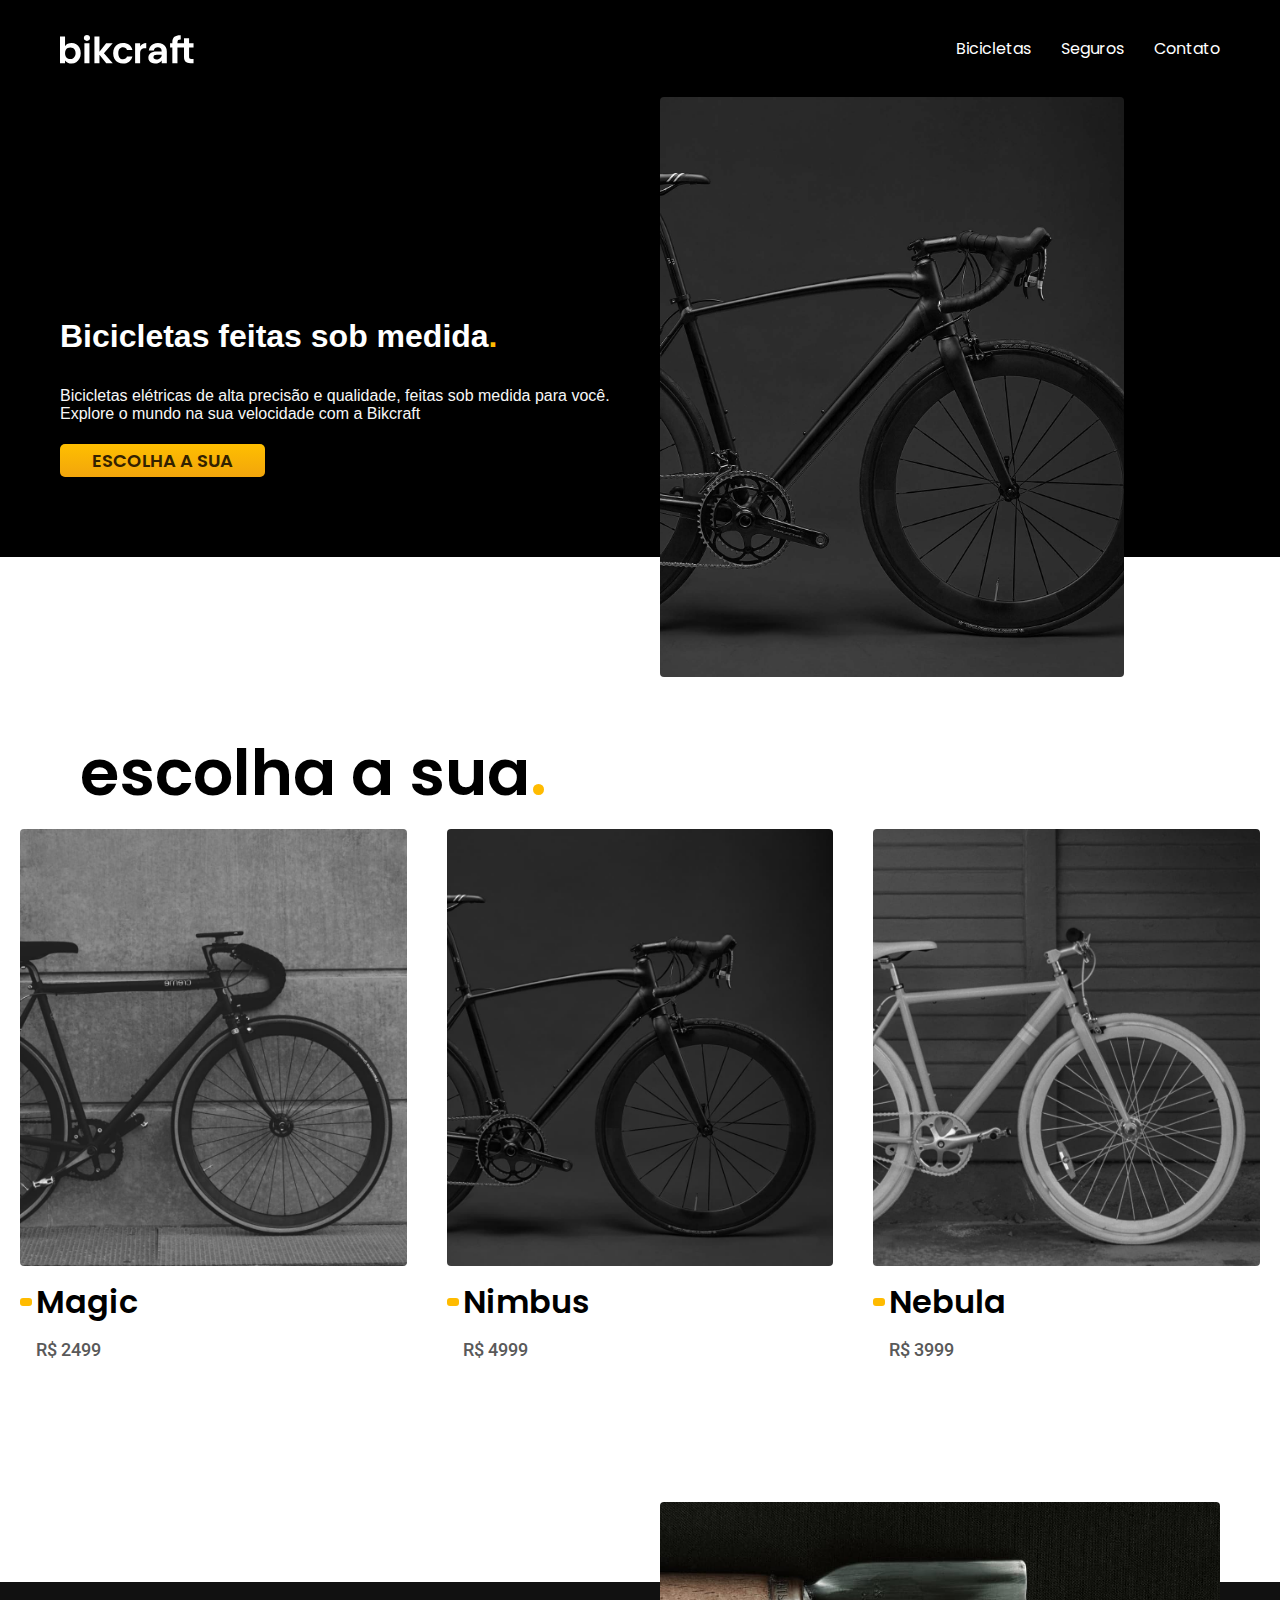
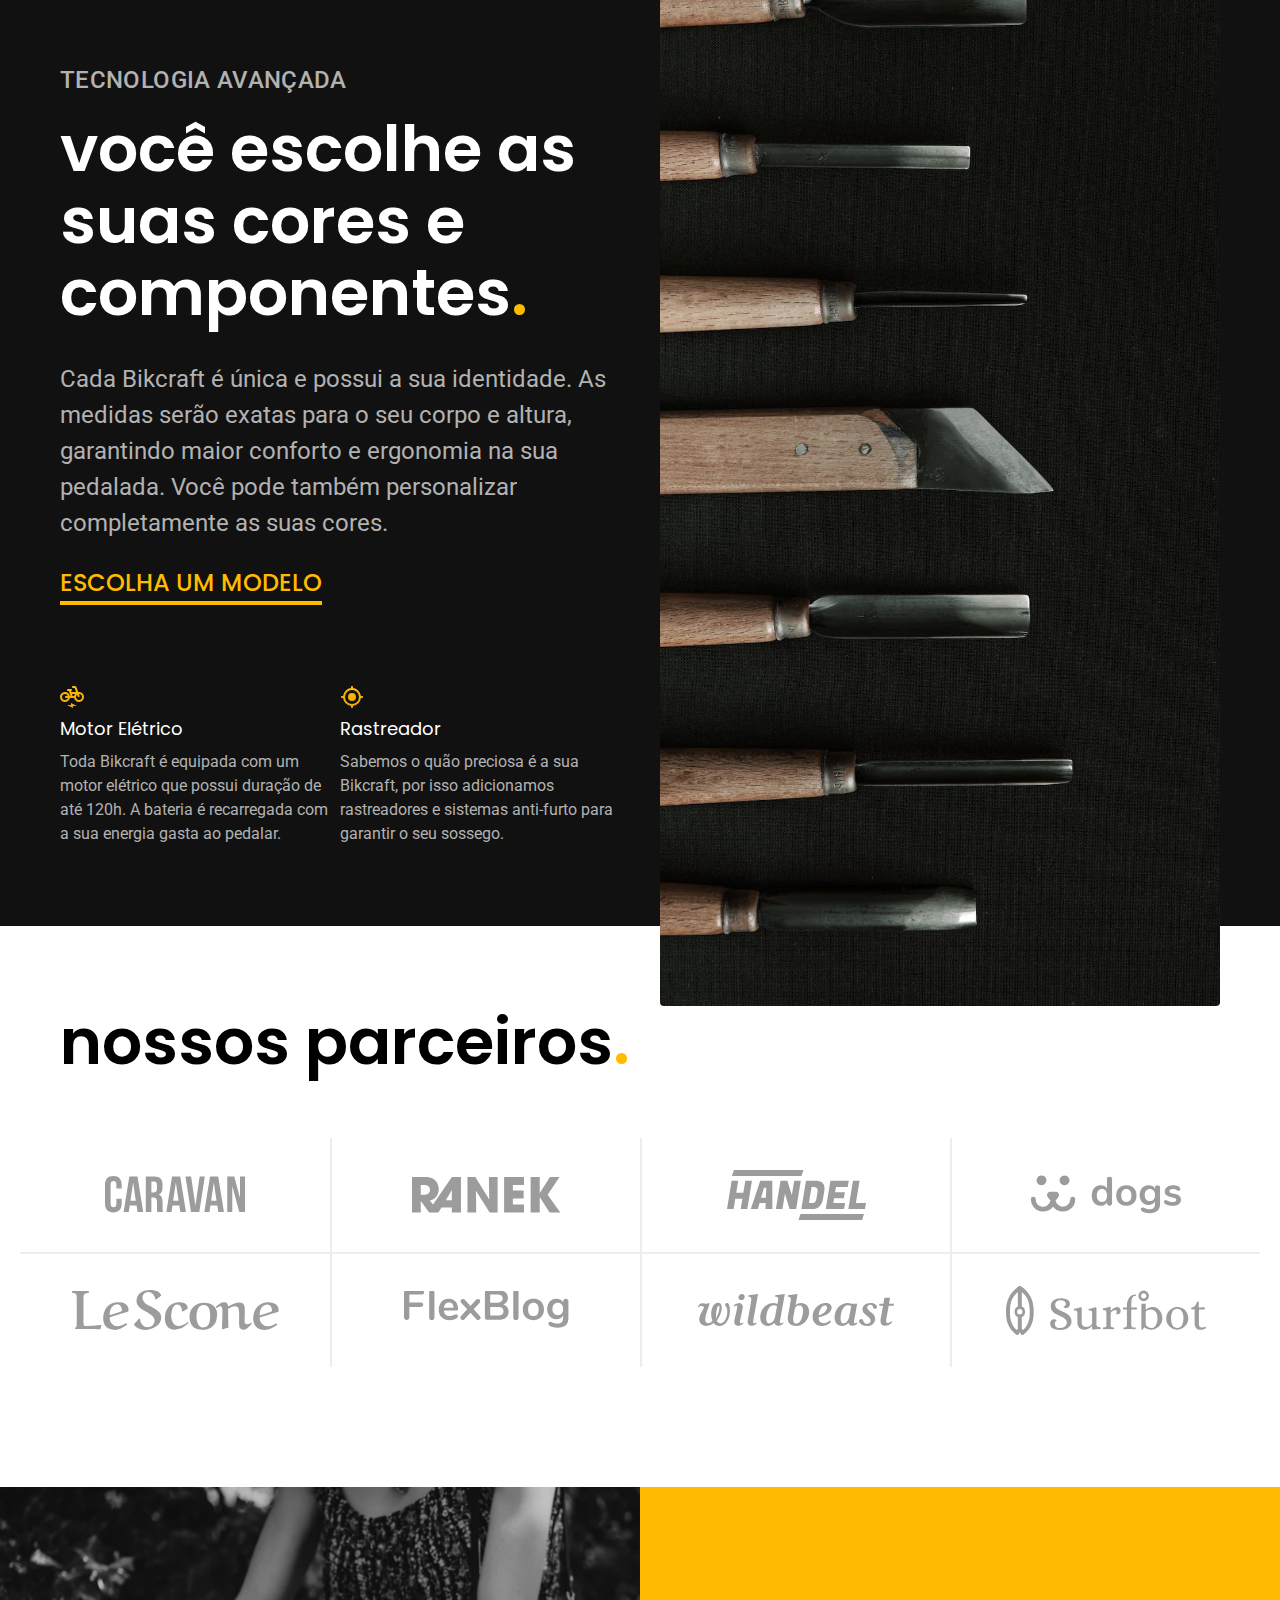
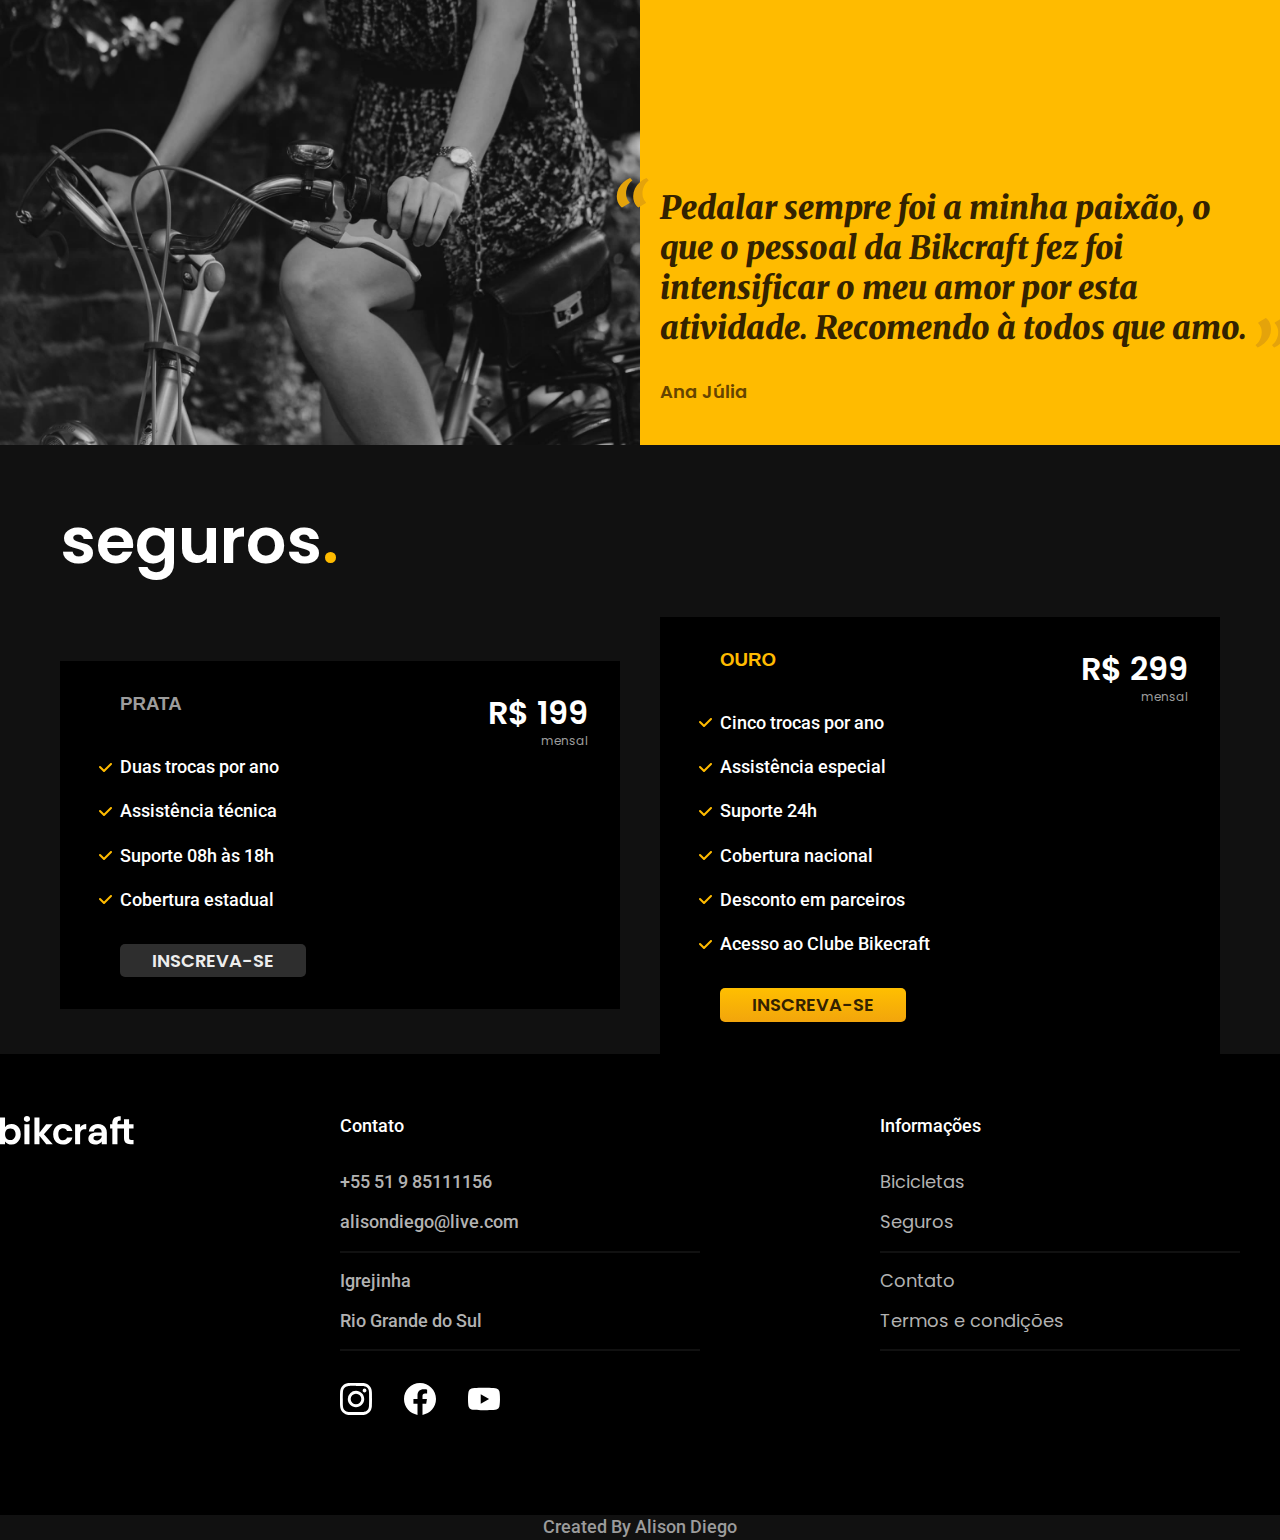
<file: index.html>
<!DOCTYPE html>
<html lang="pt-br">

<head>
    <meta charset="UTF-8">
    <meta http-equiv="X-UA-Compatible" content="IE=edge">
    <meta name="viewport" content="width=device-width, initial-scale=1.0">
    <meta name="description"
        content="Bicicletas elétricas de alta precisão e qualidade, feitas sob medida para o cliente. Explore o mundo na sua veliocidade com a Bikcraft">
    <link rel="stylesheet" href="style.css">
    <title>Bikcraft - Bicicletas Elétricas</title>
</head>

<body>
    <header class="header-bg">
        <div class="header conteiner">
            <a href="./"> <img src="./img/bikcraft.svg" alt="Bikcraft"></a>

            <nav class="header-menu-pai">
                <ul class="header-menu cor-0">
                    <li><a href="./bicicletas.html ">Bicicletas</a></li>
                    <li><a href="./seguros.html">Seguros</a></li>
                    <li><a href="./contato.html">Contato</a></li>
                </ul>
            </nav>
        </div>
    </header>
    <main class="introducao-bg cor-0">
        <div class="introducao conteiner">
            <div class="introducao-conteudo">
                <h1 class="texto-grande ">Bicicletas feitas sob medida<span>.</span></h1>
                <p class="texto-medio cor-1">Bicicletas elétricas de alta precisão e qualidade, feitas sob medida
                    para
                    você.<br>Explore o mundo na
                    sua
                    velocidade com a Bikcraft</p>
                <a class="botao" href="./bicicletas.html">Escolha a sua</a>
            </div>
            <div>
                <img src="./img/fotos/introducao.jpg" alt="Bicicleta Eletrica">
            </div>
        </div>
    </main>

    <article class="bicicletas-lista">
        <h2 class="font-1-xxl">escolha a sua <span class="cor-p1">.</span></h2>

        <ul>
            <li>
                <a href="./bicicletas/magic.html">
                    <img src="./img/bicicletas/magic-home.jpg" alt="Bicicleta Preta">

                    <h3 class="font-1-xl ">Magic</h3>
                    <span class="font-2-m cor-8">R$ 2499</span>
                </a>
            </li>
            <li>
                <a href="./bicicletas/nimbus.html">
                    <img src="./img/bicicletas/nimbus-home.jpg" alt="Bicicleta Preta">
                    <h3 class="font-1-xl ">Nimbus</h3>
                    <span class="font-2-m cor-8">R$ 4999</span>
                </a>
            </li>
            <li>
                <a href="./bicicletas/nebula.html">
                    <img src="./img/bicicletas/nebula-home.jpg" alt="Bicicleta Preta">
                    <h3 class="font-1-xl ">Nebula</h3>
                    <span class="font-2-m cor-8">R$ 3999</span>
                </a>
            </li>
        </ul>
    </article>

    <article class="tecnologia-bg">
        <div class="tecnologia conteiner">
            <div class="tecnologia-conteudo">
                <span class="font-2-l-b cor-5">Tecnologia Avançada</span>

                <h2 class="font-1-xxl cor-0">você escolhe as suas cores e componentes<span class="cor-p1">.</span></h2>

                <p class="font-2-l cor-5">Cada Bikcraft é única e possui a sua identidade. As medidas serão exatas para
                    o seu corpo e altura,
                    garantindo maior conforto e ergonomia na sua pedalada. Você pode também personalizar completamente
                    as suas cores.</p>
                <a class="link" href="./bicicletas.html">Escolha um modelo</a>

                <div class="tecnologia-icones">

                    <div>
                        <img src="./img/icones/eletrica.svg" alt="">
                        <h3 class="font-1-m cor-0">Motor Elétrico</h3>
                        <p class="font-2-s cor-5">Toda Bikcraft é equipada com um motor elétrico que possui duração de
                            até
                            120h. A bateria é
                            recarregada com a sua energia gasta ao pedalar.

                        </p>
                    </div>

                    <div>
                        <img src="./img/icones/rastreador.svg" alt="">
                        <h3 class="font-1-m cor-0">Rastreador</h3>
                        <p class="font-2-s cor-5">Sabemos o quão preciosa é a sua Bikcraft, por isso adicionamos
                            rastreadores e sistemas anti-furto
                            para garantir o seu sossego.
                        </p>
                    </div>
                </div>
            </div>

            <div class="tecnologia-imagem">
                <img src="./img/fotos/tecnologia.jpg" alt="">
            </div>

        </div>
    </article>
    <section class="parceiros" aria-label="Nossos Parceiros">
        <h2 class=" conteiner font-1-xxl">nossos parceiros<span class="cor-p1">.</span></h2>
        <ul>
            <li><img src="./img/parceiros/caravan.svg" alt="caravan"></li>
            <li><img src="./img/parceiros/ranek.svg " alt="ranek"></li>
            <li><img src="./img/parceiros/handel.svg" alt="caravan"></li>
            <li><img src="./img/parceiros/dogs.svg" alt="dogs.svg"></li>
            <li><img src="./img/parceiros/lescone.svg" alt="lescone"></li>
            <li><img src="./img/parceiros/flexblog.svg" alt="flexblog"></li>
            <li><img src="./img/parceiros/wildbeast.svg" alt="wildbeast"></li>
            <li><img src="./img/parceiros/surfbot.svg" alt="surfbot"></li>
        </ul>
    </section>


    <section class="depoimento" aria-label="Depoimento">

        <div>
            <img src="./img/fotos/depoimento.jpg" alt="">
        </div>
        <div class="depoimento-conteudo">
            <blockquote>
                <p class="font-1-xl cor-p5">Pedalar sempre foi a minha paixão, o que o pessoal da Bikcraft fez foi
                    intensificar o meu amor por
                    esta
                    atividade. Recomendo à todos que amo.</p>

                <span class="font-1-m-b cor-p4">Ana Júlia</span>
            </blockquote>

        </div>

    </section>

    <article class="seguros-bg">
        <div class="seguros conteiner">
            <h2 class="font-1-xxl cor-0">seguros<span class="cor-p1">.</span></h2>
            <div class="seguros-item">
                <h3 class="font-1xl cor-6">PRATA</h3>
                <span class="font-1-xl cor-0">R$ 199 <span class="font-1-xs cor-6">mensal</span></span>
                <ul class="font-2-m cor-0">
                    <li>Duas trocas por ano</li>
                    <li>Assistência técnica</li>
                    <li>Suporte 08h às 18h</li>
                    <li>Cobertura estadual</li>

                </ul>
                <a class="botao secundario" href="./orçamento.html">Inscreva-se</a>

            </div>
            <div class="seguros-item">
                <h3 class="font-1xl cor-p1">OURO</h3>
                <span class="font-1-xl cor-0">R$ 299 <span class="font-1-xs cor-6">mensal</span></span>
                <ul class="font-2-m cor-0">
                    <li>Cinco trocas por ano</li>
                    <li>Assistência especial</li>
                    <li>Suporte 24h</li>
                    <li>Cobertura nacional</li>
                    <li>Desconto em parceiros</li>
                    <li>Acesso ao Clube Bikecraft</li>

                </ul>
                <a class="botao" href="./orçamento.html">Inscreva-se</a>

            </div>
        </div>
    </article>



    <footer class="footer-bg">
        <div class="footer">
            <img src="./img/bikcraft.svg" alt="">
            <div class="footer-contato">
                <h3 class="font-2-m cor-0">Contato</h3>
                <ul class="font-2-m cor-5">
                    <li><a href="tel:+555199511133">+55 51 9 85111156</a></li>
                    <li><a href="mailto:alisondiego@live.com">alisondiego@live.com</a></li>
                    <li>Igrejinha</li>
                    <li>Rio Grande do Sul</li>
                </ul>
                <div class="footer-redes">

                    <a href="./"><img src="./img/redes/instagram.svg" alt=""></a>
                    <a href="./"><img src="./img/redes/facebook.svg" alt=""></a>
                    <a href=""><img src="./img/redes/youtube.svg" alt=""></a>

                </div>


            </div>

            <div class="footer-informacoes">
                <h3 class="font-2-m cor-0">Informações</h3>
                <nav>
                    <ul class="font-1-m cor-5">
                        <li><a href="./bicicletas.html ">Bicicletas</a></li>
                        <li><a href="./seguros.html">Seguros</a></li>
                        <li><a href="./contato.html">Contato</a></li>
                        <li><a href="./termos.html">Termos e condições</a></li>
                    </ul>
                </nav>
            </div>
        </div>
        <div class="hidden">
            <img src="./img/bikcraft.svg" alt="">
        </div>
        <div class="copy-bg">

            <p class="font-2-m cor-6 footer-copy"> Created By Alison Diego</p>
        </div>
    </footer>

    <script src="../script.js"></script>
</body>

</html>
</file>
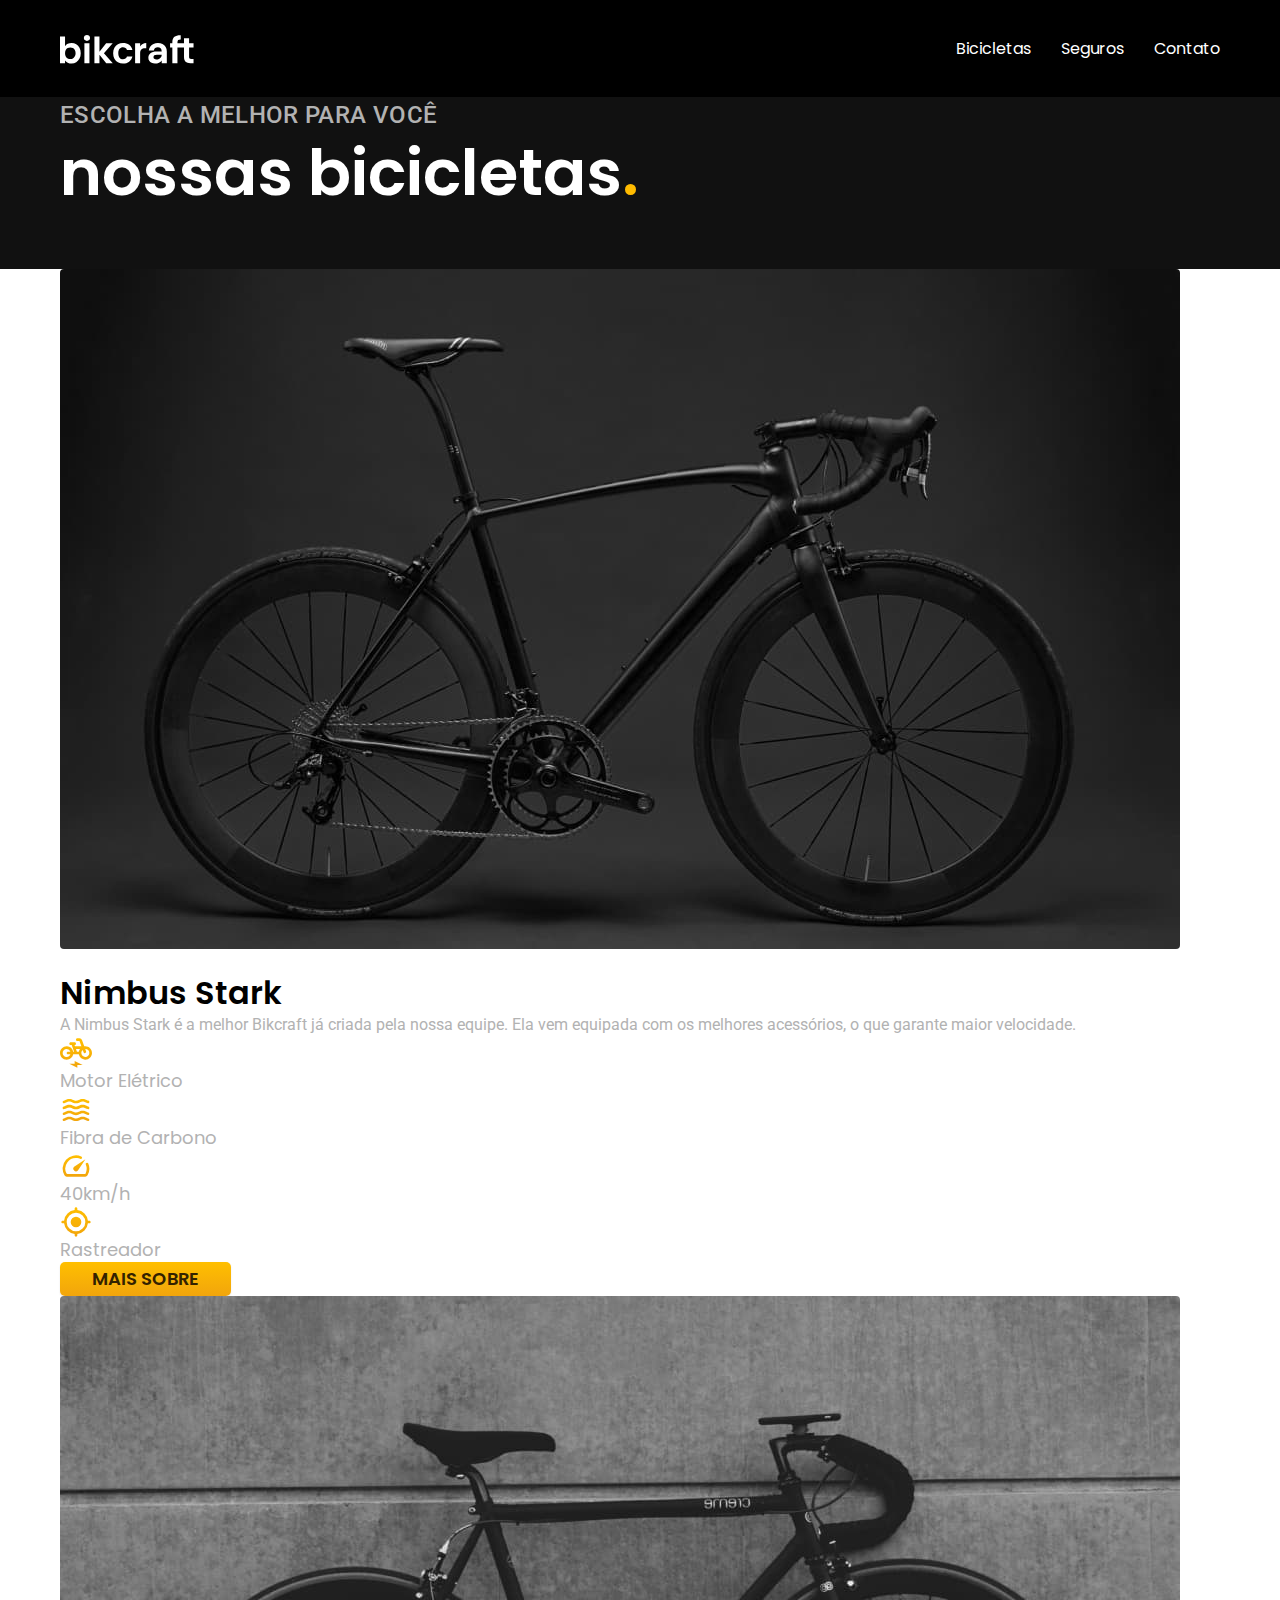
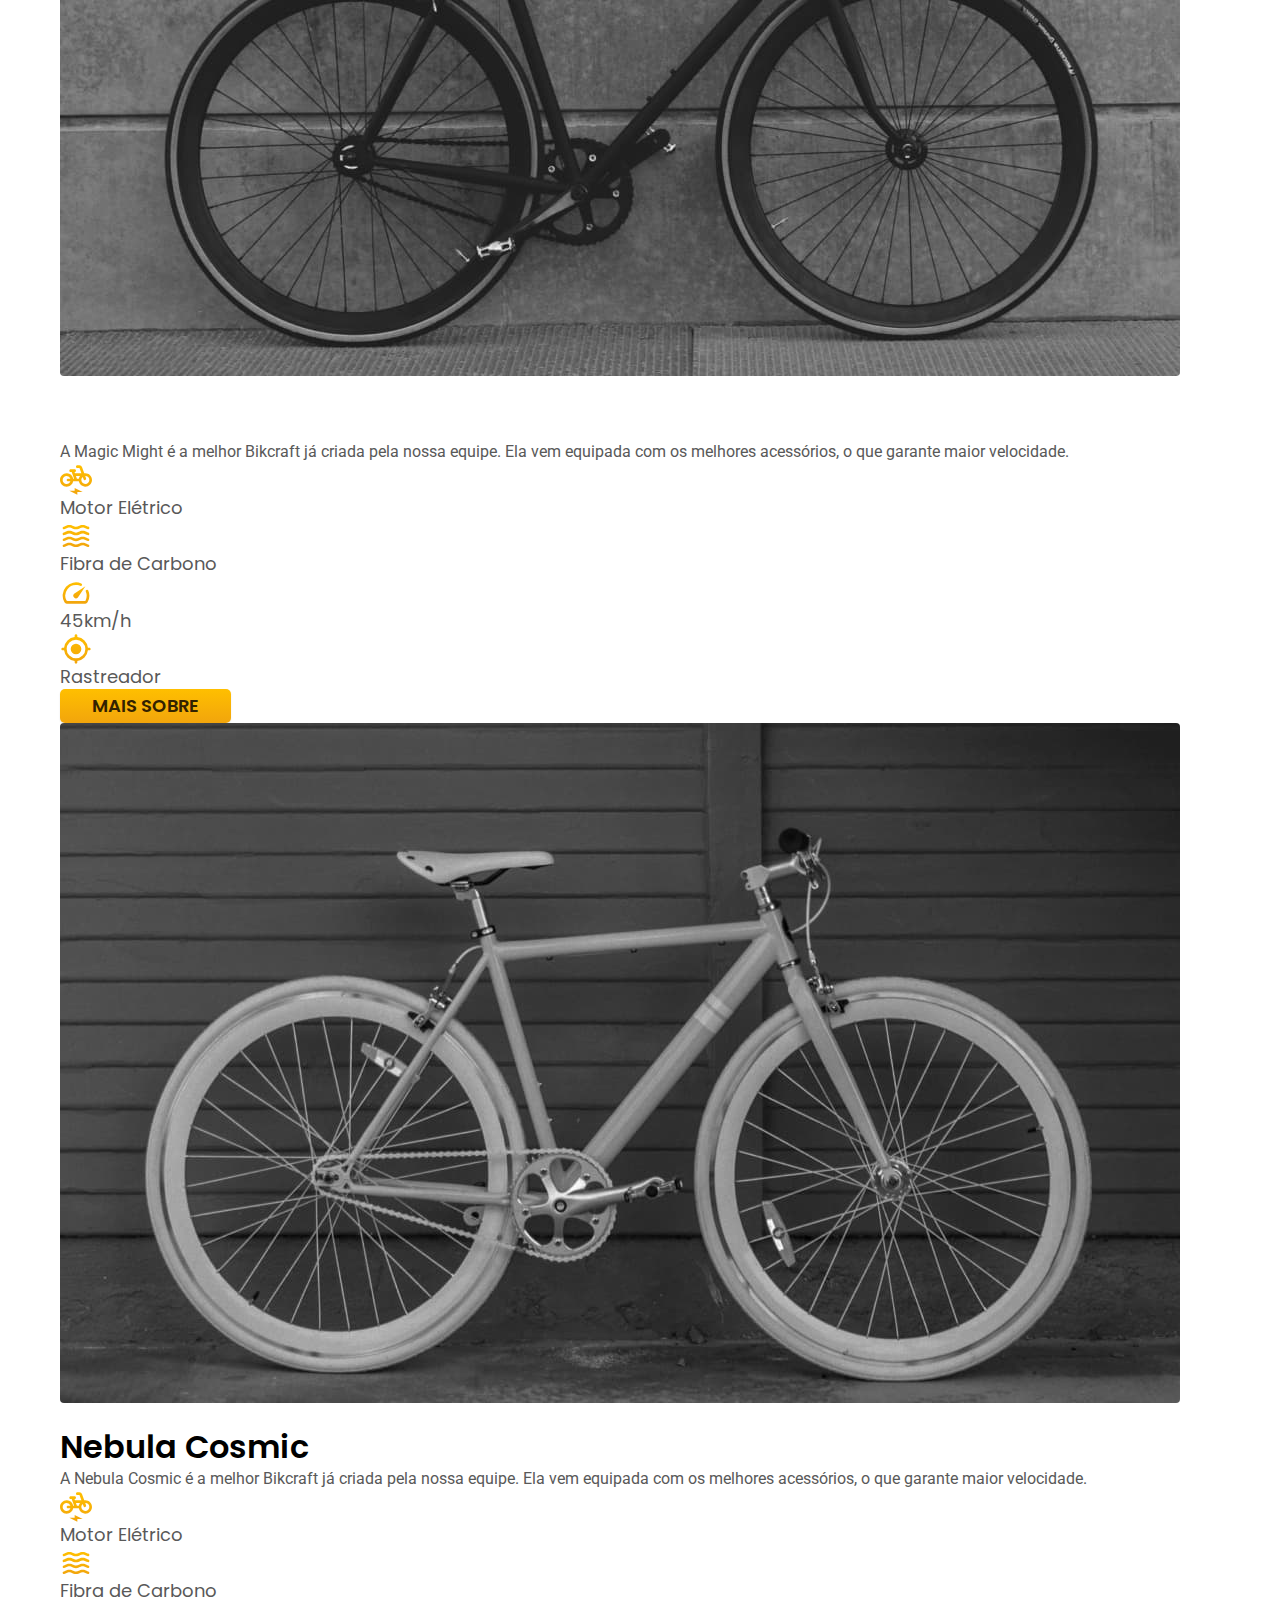
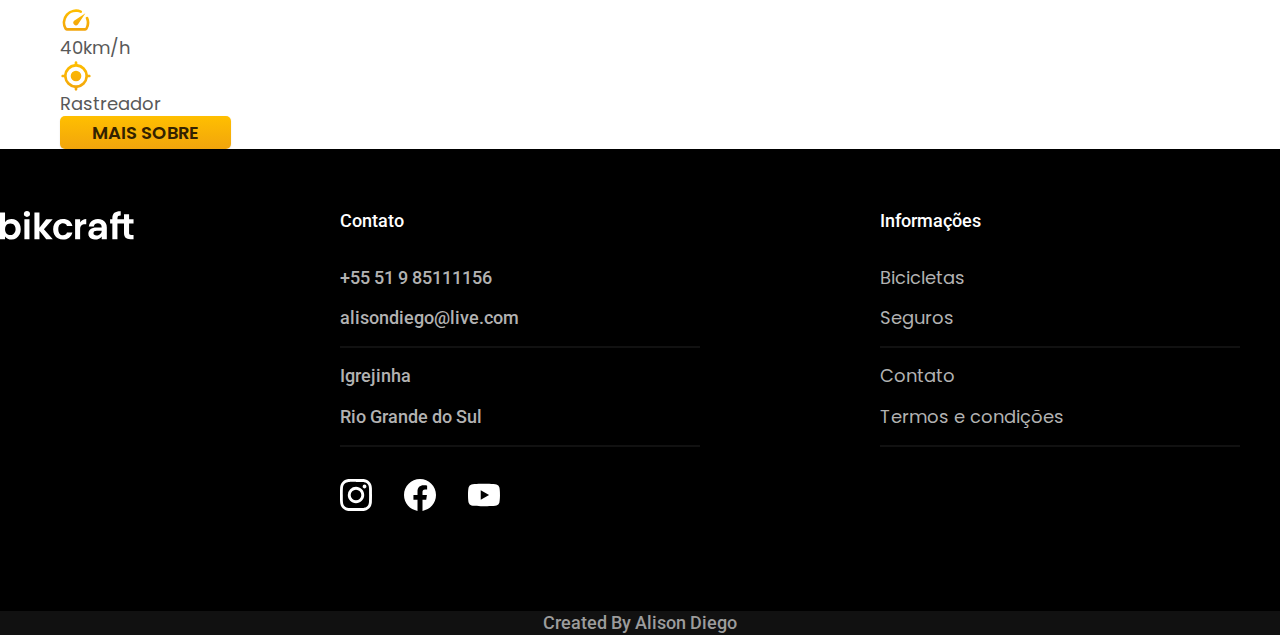
<file: bicicletas.html>
<!DOCTYPE html>
<html lang="pt-br">

<head>
    <meta charset="UTF-8">
    <meta http-equiv="X-UA-Compatible" content="IE=edge">
    <meta name="viewport" content="width=device-width, initial-scale=1.0">
    <meta name="description"
        content="Bicicletas elétricas de alta precisão e qualidade, feitas sob medida para o cliente. Explore o mundo na sua veliocidade com a Bikcraft">
    <link rel="stylesheet" href="style.css">
    <title>Bicicletas| Bikcraft</title>
</head>

<body id="bicicletas">
    <header class="header-bg">
        <div class="header conteiner">
            <a href="./"> <img src="./img/bikcraft.svg" alt="Bikcraft"></a>

            <nav class="header-menu-pai">
                <ul class="header-menu cor-0">
                    <li><a href="./bicicletas.html ">Bicicletas</a></li>
                    <li><a href="./seguros.html">Seguros</a></li>
                    <li><a href="./contato.html">Contato</a></li>
                </ul>
            </nav>
        </div>
    </header>

    <main>
        <div class="titulo-bg">
            <div class="titulo conteiner">
                <p class="font-2-l-b cor-5">ESCOLHA A MELHOR PARA VOCÊ</p>
                <h1 class="font-1-xxl cor-0">nossas bicicletas<span class="cor-p1">.</span></h1>
            </div>
        </div>
        <!-- Nimbus -->

        <div class="bicicletas conteiner">
            <div class="bicicletas-imagem">
                <img src="./img/bicicletas/nimbus.jpg" alt="">
                <span class="font-2-m cor-0">R$ 4999</span>
            </div>
            <div class="bicicletas-conteudo">
                <h2 class="font-1-xl">Nimbus Stark</h2>
                <p class="font-2-s cor-5">A Nimbus Stark é a melhor Bikcraft já criada pela nossa equipe. Ela vem
                    equipada com os melhores
                    acessórios, o que garante maior velocidade.</p>
                <ul class="font-1-m cor-5">
                    <li><img src="./img/icones/eletrica.svg" alt="">Motor Elétrico</li>
                    <li><img src="./img/icones/carbono.svg" alt="">Fibra de Carbono</li>
                    <li><img src="./img/icones/velocidade.svg" alt="">40km/h</li>
                    <li><img src="./img/icones/rastreador.svg" alt="">Rastreador</li>
                </ul>
                <a class="botao seta" href="./bicicletas/nimbus.html">Mais Sobre</a>
            </div>
        </div>

        <!-- Magic -->
        <div class="bicicletas-bg ">
            <div class="bicicletas conteiner">
                <div class="bicicletas-imagem">
                    <img src="./img/bicicletas/magic.jpg" alt="">
                    <span class="font-2-m cor-0">R$ 2499</span>
                </div>
                <div class="bicicletas-conteudo">
                    <h2 class="font-1-xl cor-0">Magic Might</h2>
                    <p class="font-2-s cor-8">A Magic Might é a melhor Bikcraft já criada pela nossa equipe. Ela vem
                        equipada com os melhores
                        acessórios, o que garante maior velocidade.</p>
                    <ul class="font-1-m cor-8">
                        <li><img src="./img/icones/eletrica.svg" alt="">Motor Elétrico</li>
                        <li><img src="./img/icones/carbono.svg" alt="">Fibra de Carbono</li>
                        <li><img src="./img/icones/velocidade.svg" alt="">45km/h</li>
                        <li><img src="./img/icones/rastreador.svg" alt="">Rastreador</li>
                    </ul>
                    <a class="botao seta" href="./bicicletas/magic.html">Mais Sobre</a>
                </div>
            </div>
        </div>
        <!-- Nebula -->

        <div class="bicicletas conteiner">
            <div class="bicicletas-imagem">
                <img src="./img/bicicletas/nebula.jpg" alt="">
                <span class="font-2-m cor-0">R$ 3999</span>
            </div>
            <div class="bicicletas-conteudo">
                <h2 class="font-1-xl">Nebula Cosmic</h2>
                <p class="font-2-s cor-8">A Nebula Cosmic é a melhor Bikcraft já criada pela nossa equipe. Ela vem
                    equipada com os melhores
                    acessórios, o que garante maior velocidade.</p>
                <ul class="font-1-m cor-8">
                    <li><img src="./img/icones/eletrica.svg" alt="">Motor Elétrico</li>
                    <li><img src="./img/icones/carbono.svg" alt="">Fibra de Carbono</li>
                    <li><img src="./img/icones/velocidade.svg" alt="">40km/h</li>
                    <li><img src="./img/icones/rastreador.svg" alt="">Rastreador</li>
                </ul>
                <a class="botao seta" href="./bicicletas/nebula.html">Mais Sobre</a>
            </div>
        </div>

    </main>

    <!-- FOOTER -->
    <footer class="footer-bg">
        <div class="footer">
            <img src="./img/bikcraft.svg" alt="">
            <div class="footer-contato">
                <h3 class="font-2-m cor-0">Contato</h3>
                <ul class="font-2-m cor-5">
                    <li><a href="tel:+555199511133">+55 51 9 85111156</a></li>
                    <li><a href="mailto:alisondiego@live.com">alisondiego@live.com</a></li>
                    <li>Igrejinha</li>
                    <li>Rio Grande do Sul</li>
                </ul>
                <div class="footer-redes">

                    <a href="./"><img src="./img/redes/instagram.svg" alt=""></a>
                    <a href="./"><img src="./img/redes/facebook.svg" alt=""></a>
                    <a href=""><img src="./img/redes/youtube.svg" alt=""></a>

                </div>


            </div>

            <div class="footer-informacoes">
                <h3 class="font-2-m cor-0">Informações</h3>
                <nav>
                    <ul class="font-1-m cor-5">
                        <li><a href="./bicicletas.html ">Bicicletas</a></li>
                        <li><a href="./seguros.html">Seguros</a></li>
                        <li><a href="./contato.html">Contato</a></li>
                        <li><a href="./termos.html">Termos e condições</a></li>
                    </ul>
                </nav>
            </div>
        </div>
        <div class="hidden">
            <img src="./img/bikcraft.svg" alt="">
        </div>
        <div class="copy-bg">

            <p class="font-2-m cor-6 footer-copy"> Created By Alison Diego</p>
        </div>
    </footer>
    <script src="../script.js"></script>
</body>

</html>
</file>
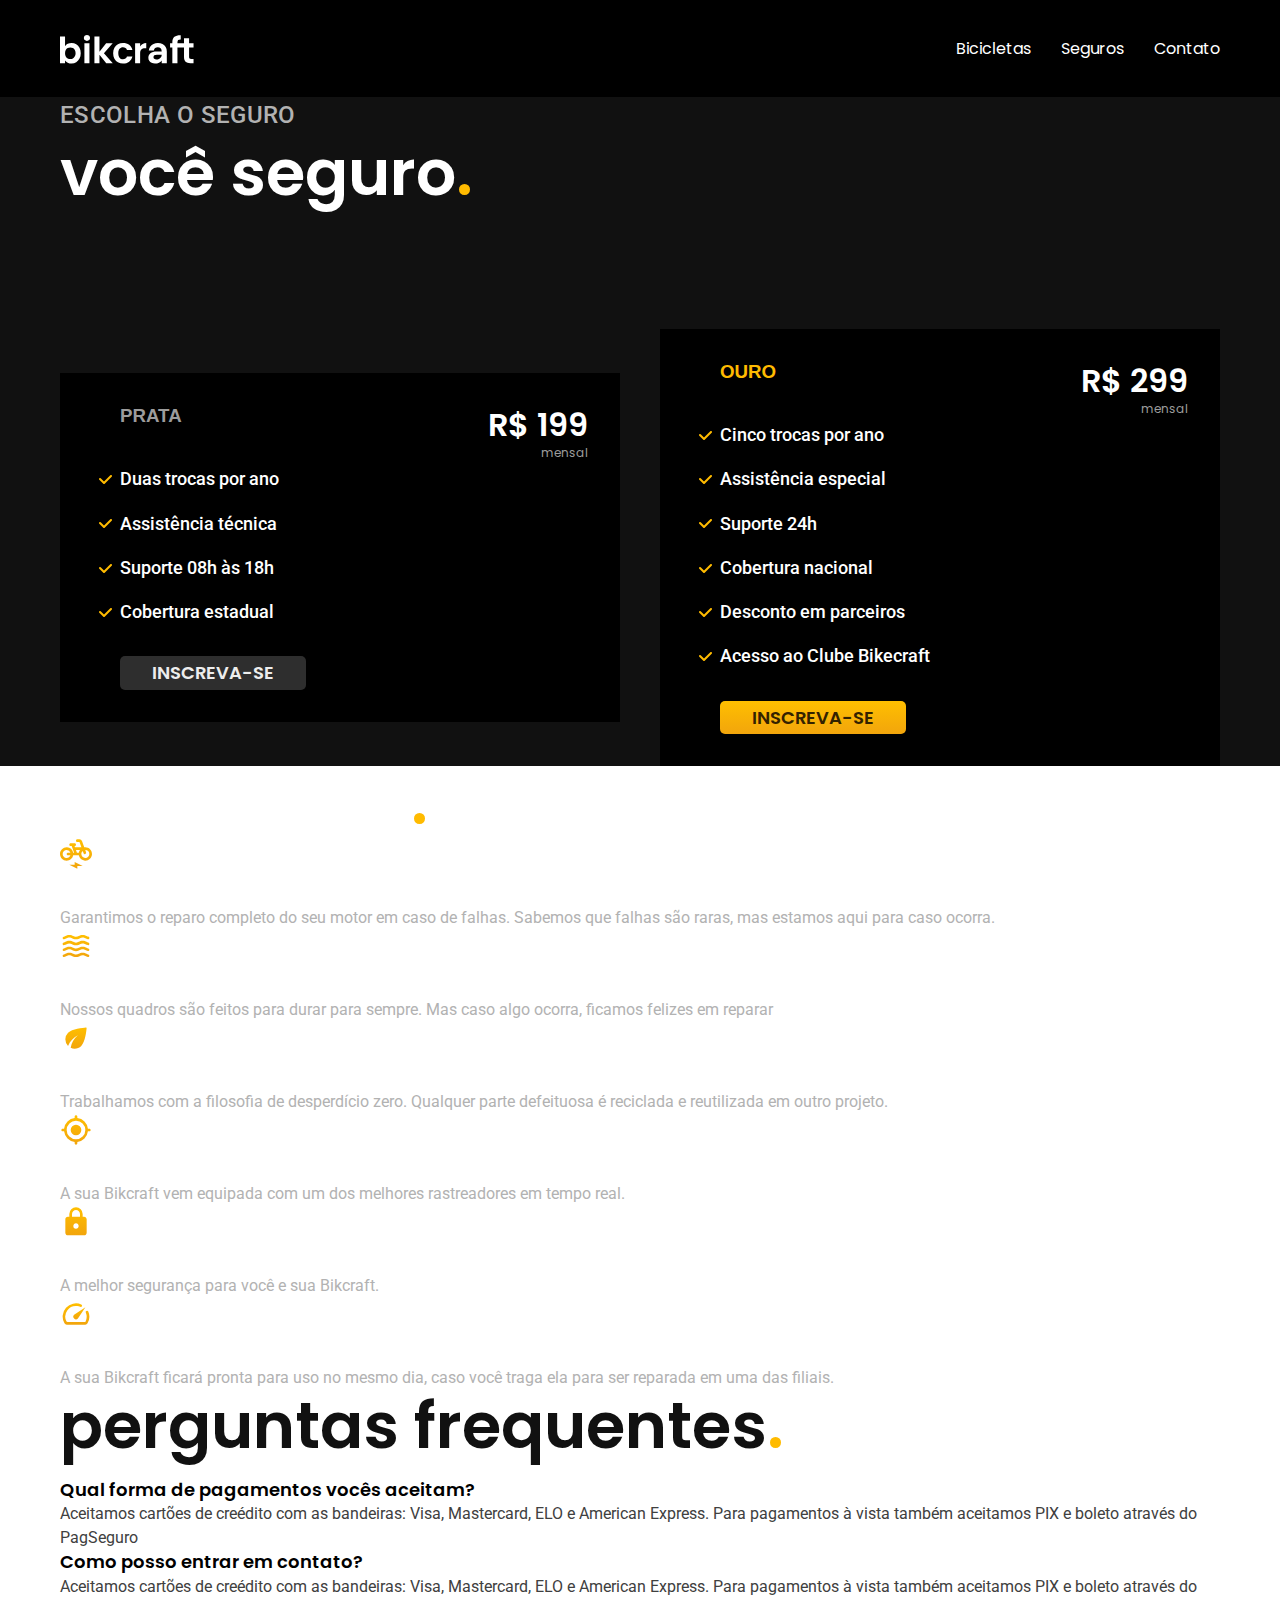
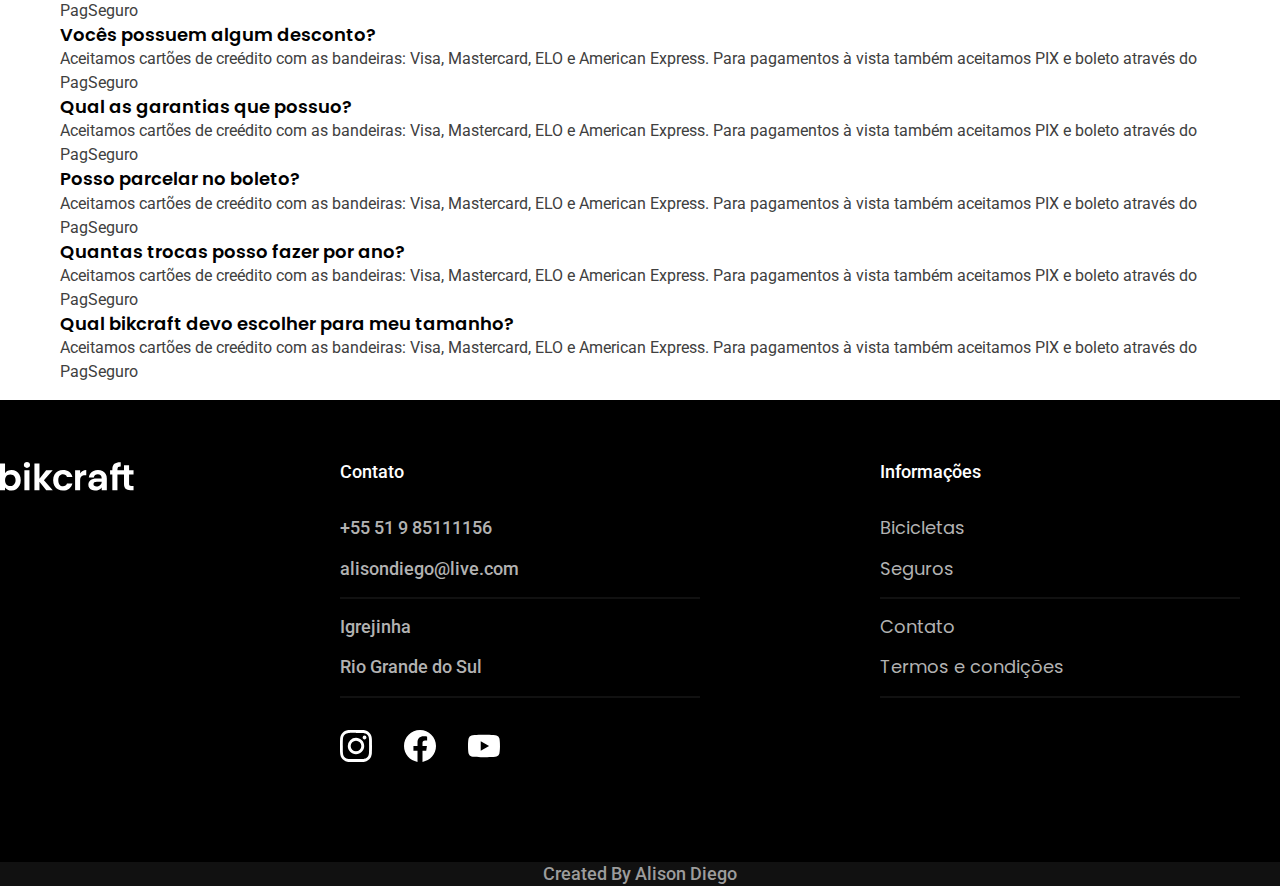
<file: seguros.html>
<!DOCTYPE html>
<html lang="pt-br">

<head>
    <meta charset="UTF-8">
    <meta http-equiv="X-UA-Compatible" content="IE=edge">
    <meta name="viewport" content="width=device-width, initial-scale=1.0">
    <meta name="description"
        content="Bicicletas elétricas de alta precisão e qualidade, feitas sob medida para o cliente. Explore o mundo na sua veliocidade com a Bikcraft">
    <link rel="stylesheet" href="style.css">
    <title>Seguros | Bikcraft</title>
</head>

<body id="seguros">
    <header class="header-bg">
        <div class="header conteiner">
            <a href="./"> <img src="./img/bikcraft.svg" alt="Bikcraft"></a>

            <nav class="header-menu-pai">
                <ul class="header-menu cor-0">
                    <li><a href="./bicicletas.html ">Bicicletas</a></li>
                    <li><a href="./seguros.html">Seguros</a></li>
                    <li><a href="./contato.html">Contato</a></li>
                </ul>
            </nav>
        </div>
    </header>

    <main class="seguros-bg">
        <div class="titulo-bg">
            <div class="titulo conteiner">
                <p class="font-2-l-b cor-5">Escolha o seguro</p>
                <h1 class="font-1-xxl cor-0">você seguro<span class="cor-p1">.</span></h1>
            </div>
        </div>
        <div class="seguros conteiner">

            <div class="seguros-item">
                <h3 class="font-1xl cor-6">PRATA</h3>
                <span class="font-1-xl cor-0">R$ 199 <span class="font-1-xs cor-6">mensal</span></span>
                <ul class="font-2-m cor-0">
                    <li>Duas trocas por ano</li>
                    <li>Assistência técnica</li>
                    <li>Suporte 08h às 18h</li>
                    <li>Cobertura estadual</li>

                </ul>
                <a class="botao secundario" href="./orçamento.html">Inscreva-se</a>

            </div>
            <div class="seguros-item">
                <h3 class="font-1xl cor-p1">OURO</h3>
                <span class="font-1-xl cor-0">R$ 299 <span class="font-1-xs cor-6">mensal</span></span>
                <ul class="font-2-m cor-0">
                    <li>Cinco trocas por ano</li>
                    <li>Assistência especial</li>
                    <li>Suporte 24h</li>
                    <li>Cobertura nacional</li>
                    <li>Desconto em parceiros</li>
                    <li>Acesso ao Clube Bikecraft</li>

                </ul>
                <a class="botao" href="./orçamento.html">Inscreva-se</a>

            </div>
        </div>

    </main>

    <article>
        <div class="vantagens-bg">
            <div class="vantagens conteiner">
                <h2 class="font-1-xxl cor-0">vantagens<span class="cor-p1">.</span></h2>
                <ul>
                    <li><img src="./img/icones/eletrica.svg" alt=""></li>
                    <h3 class="font-1-l cor-0">Reparo Elétrico</h3>
                    <p class="font-2-s cor-5">Garantimos o reparo completo do seu motor em caso de falhas. Sabemos que
                        falhas são raras, mas
                        estamos aqui para caso ocorra.</p>
                </ul>
                <ul>
                    <li><img src="./img/icones/carbono.svg" alt=""></li>
                    <h3 class="font-1-l cor-0">Carbono</h3>
                    <p class="font-2-s cor-5">Nossos quadros são feitos para durar para sempre. Mas caso algo ocorra,
                        ficamos felizes em reparar</p>
                </ul>
                <ul>
                    <li><img src="./img/icones/sustentavel.svg" alt=""></li>
                    <h3 class="font-1-l cor-0">Sustentavel</h3>
                    <p class="font-2-s cor-5">Trabalhamos com a filosofia de desperdício zero. Qualquer parte defeituosa
                        é reciclada e reutilizada em outro projeto.</p>
                </ul>
                <ul>
                    <li><img src="./img/icones/rastreador.svg" alt=""></li>
                    <h3 class="font-1-l cor-0">Recuperação</h3>
                    <p class="font-2-s cor-5">A sua Bikcraft vem equipada com um dos melhores rastreadores em tempo
                        real.
                    </p>
                </ul>
                <ul>
                    <li><img src="./img/icones/seguro.svg" alt=""></li>
                    <h3 class="font-1-l cor-0">Reparo Elétrico</h3>
                    <p class="font-2-s cor-5">A melhor segurança para você e sua Bikcraft.</p>
                </ul>
                <ul>
                    <li><img src="./img/icones/velocidade.svg" alt=""></li>
                    <h3 class="font-1-l cor-0">Rapidez</h3>
                    <p class="font-2-s cor-5">A sua Bikcraft ficará pronta para uso no mesmo dia, caso você traga ela
                        para ser reparada em uma das filiais.</p>
                </ul>
            </div>
        </div>
    </article>

    <article class="perguntas conteiner">
        <h2 class="font-1-xxl cor-11">perguntas frequentes<span class="cor-p1">.</span></h2>

        <dl>
            <div>
                <dt class="font-1-m-b">Qual forma de pagamentos vocês aceitam?</dt>
                <dd class="font-2-s cor-9">Aceitamos cartões de creédito com as bandeiras: Visa, Mastercard, ELO e
                    American
                    Express. Para
                    pagamentos à vista também aceitamos PIX e boleto através do PagSeguro</dd>
            </div>
            <div>
                <dt class="font-1-m-b">Como posso entrar em contato?</dt>
                <dd class="font-2-s cor-9">Aceitamos cartões de creédito com as bandeiras: Visa, Mastercard, ELO e
                    American
                    Express. Para
                    pagamentos à vista também aceitamos PIX e boleto através do PagSeguro</dd>
            </div>
            <div>
                <dt class="font-1-m-b">Vocês possuem algum desconto?</dt>
                <dd class="font-2-s cor-9">Aceitamos cartões de creédito com as bandeiras: Visa, Mastercard, ELO e
                    American
                    Express. Para
                    pagamentos à vista também aceitamos PIX e boleto através do PagSeguro</dd>
            </div>
            <div>
                <dt class="font-1-m-b">Qual as garantias que possuo?</dt>
                <dd class="font-2-s cor-9">Aceitamos cartões de creédito com as bandeiras: Visa, Mastercard, ELO e
                    American
                    Express. Para
                    pagamentos à vista também aceitamos PIX e boleto através do PagSeguro</dd>
            </div>
            <div>
                <dt class="font-1-m-b">Posso parcelar no boleto?</dt>
                <dd class="font-2-s cor-9">Aceitamos cartões de creédito com as bandeiras: Visa, Mastercard, ELO e
                    American
                    Express. Para
                    pagamentos à vista também aceitamos PIX e boleto através do PagSeguro</dd>
            </div>
            <div>
                <dt class="font-1-m-b">Quantas trocas posso fazer por ano?</dt>
                <dd class="font-2-s cor-9">Aceitamos cartões de creédito com as bandeiras: Visa, Mastercard, ELO e
                    American
                    Express. Para
                    pagamentos à vista também aceitamos PIX e boleto através do PagSeguro</dd>
            </div>
            <div>
                <dt class="font-1-m-b">Qual bikcraft devo escolher para meu tamanho?</dt>
                <dd class="font-2-s cor-9">Aceitamos cartões de creédito com as bandeiras: Visa, Mastercard, ELO e
                    American
                    Express. Para
                    pagamentos à vista também aceitamos PIX e boleto através do PagSeguro</dd>
            </div>
        </dl>
    </article>

    <!-- FOOTER -->
    <footer class="footer-bg">
        <div class="footer">
            <img src="./img/bikcraft.svg" alt="">
            <div class="footer-contato">
                <h3 class="font-2-m cor-0">Contato</h3>
                <ul class="font-2-m cor-5">
                    <li><a href="tel:+555199511133">+55 51 9 85111156</a></li>
                    <li><a href="mailto:alisondiego@live.com">alisondiego@live.com</a></li>
                    <li>Igrejinha</li>
                    <li>Rio Grande do Sul</li>
                </ul>
                <div class="footer-redes">

                    <a href="./"><img src="./img/redes/instagram.svg" alt=""></a>
                    <a href="./"><img src="./img/redes/facebook.svg" alt=""></a>
                    <a href=""><img src="./img/redes/youtube.svg" alt=""></a>

                </div>


            </div>

            <div class="footer-informacoes">
                <h3 class="font-2-m cor-0">Informações</h3>
                <nav>
                    <ul class="font-1-m cor-5">
                        <li><a href="./bicicletas.html ">Bicicletas</a></li>
                        <li><a href="./seguros.html">Seguros</a></li>
                        <li><a href="./contato.html">Contato</a></li>
                        <li><a href="./termos.html">Termos e condições</a></li>
                    </ul>
                </nav>
            </div>
        </div>
        <div class="hidden">
            <img src="./img/bikcraft.svg" alt="">
        </div>
        <div class="copy-bg">

            <p class="font-2-m cor-6 footer-copy"> Created By Alison Diego</p>
        </div>
    </footer>
    <script src="../script.js"></script>
</body>

</html>
</file>
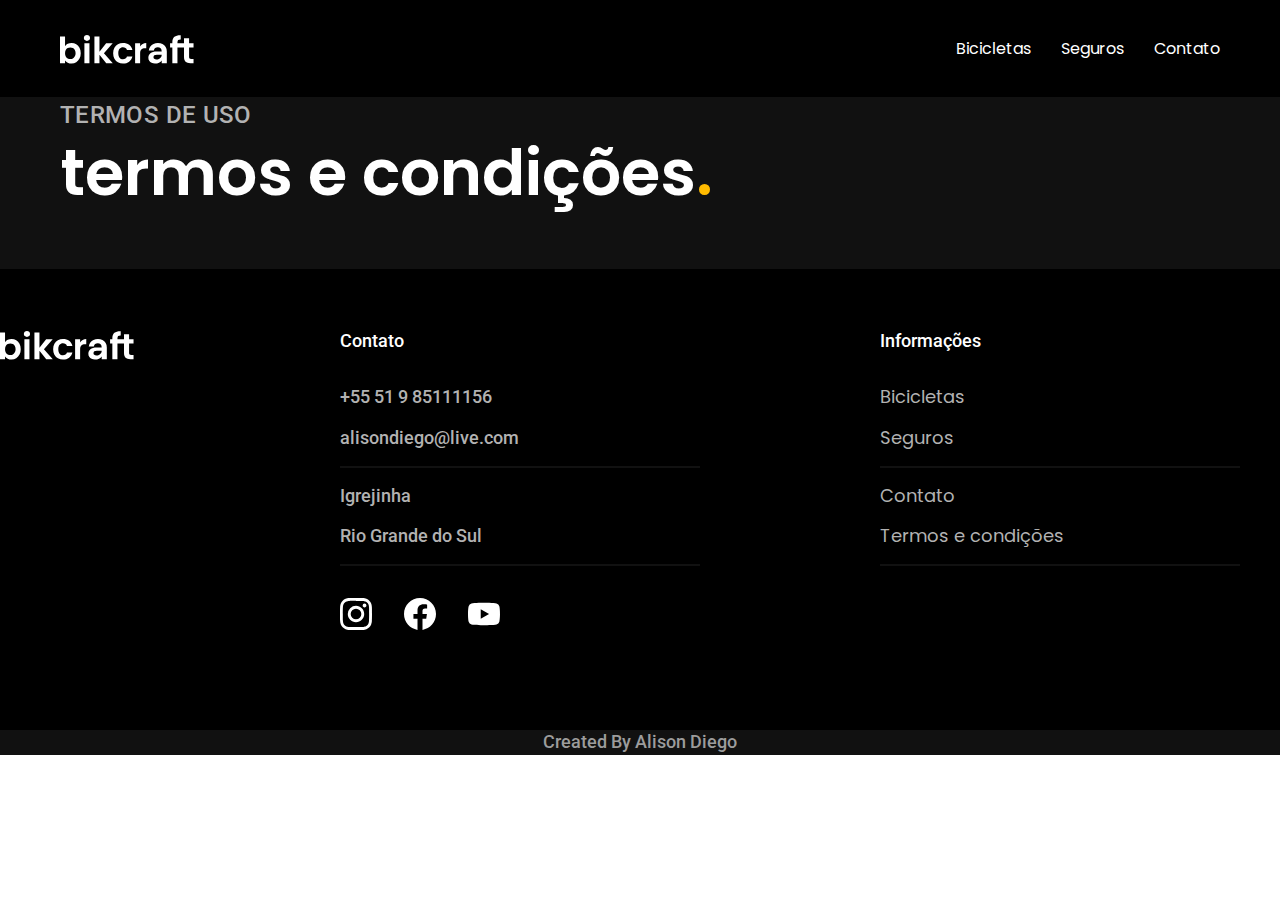
<file: template.html>
<!DOCTYPE html>
<html lang="pt-br">

<head>
    <meta charset="UTF-8">
    <meta http-equiv="X-UA-Compatible" content="IE=edge">
    <meta name="viewport" content="width=device-width, initial-scale=1.0">
    <meta name="description"
        content="Bicicletas elétricas de alta precisão e qualidade, feitas sob medida para o cliente. Explore o mundo na sua veliocidade com a Bikcraft">
    <link rel="stylesheet" href="style.css">
    <title>Termos e Condições | Bikcraft</title>
</head>

<body>
    <header class="header-bg">
        <div class="header conteiner">
            <a href="./"> <img src="./img/bikcraft.svg" alt="Bikcraft"></a>

            <nav class="header-menu-pai">
                <ul class="header-menu cor-0">
                    <li><a href="./bicicletas.html ">Bicicletas</a></li>
                    <li><a href="./seguros.html">Seguros</a></li>
                    <li><a href="./contato.html">Contato</a></li>
                </ul>
            </nav>
        </div>
    </header>

    <main>
        <div class="titulo-bg">
            <div class="titulo conteiner">
                <p class="font-2-l-b cor-5">Termos de Uso</p>
                <h1 class="font-1-xxl cor-0">termos e condições<span class="cor-p1">.</span></h1>
            </div>
        </div>

    </main>

    <!-- FOOTER -->
    <footer class="footer-bg">
        <div class="footer">
            <img src="./img/bikcraft.svg" alt="">
            <div class="footer-contato">
                <h3 class="font-2-m cor-0">Contato</h3>
                <ul class="font-2-m cor-5">
                    <li><a href="tel:+555199511133">+55 51 9 85111156</a></li>
                    <li><a href="mailto:alisondiego@live.com">alisondiego@live.com</a></li>
                    <li>Igrejinha</li>
                    <li>Rio Grande do Sul</li>
                </ul>
                <div class="footer-redes">

                    <a href="./"><img src="./img/redes/instagram.svg" alt=""></a>
                    <a href="./"><img src="./img/redes/facebook.svg" alt=""></a>
                    <a href=""><img src="./img/redes/youtube.svg" alt=""></a>

                </div>


            </div>

            <div class="footer-informacoes">
                <h3 class="font-2-m cor-0">Informações</h3>
                <nav>
                    <ul class="font-1-m cor-5">
                        <li><a href="./bicicletas.html ">Bicicletas</a></li>
                        <li><a href="./seguros.html">Seguros</a></li>
                        <li><a href="./contato.html">Contato</a></li>
                        <li><a href="./termos.html">Termos e condições</a></li>
                    </ul>
                </nav>
            </div>
        </div>
        <div class="hidden">
            <img src="./img/bikcraft.svg" alt="">
        </div>
        <div class="copy-bg">

            <p class="font-2-m cor-6 footer-copy"> Created By Alison Diego</p>
        </div>
    </footer>
    <script src="../script.js"></script>
</body>

</html>
</file>
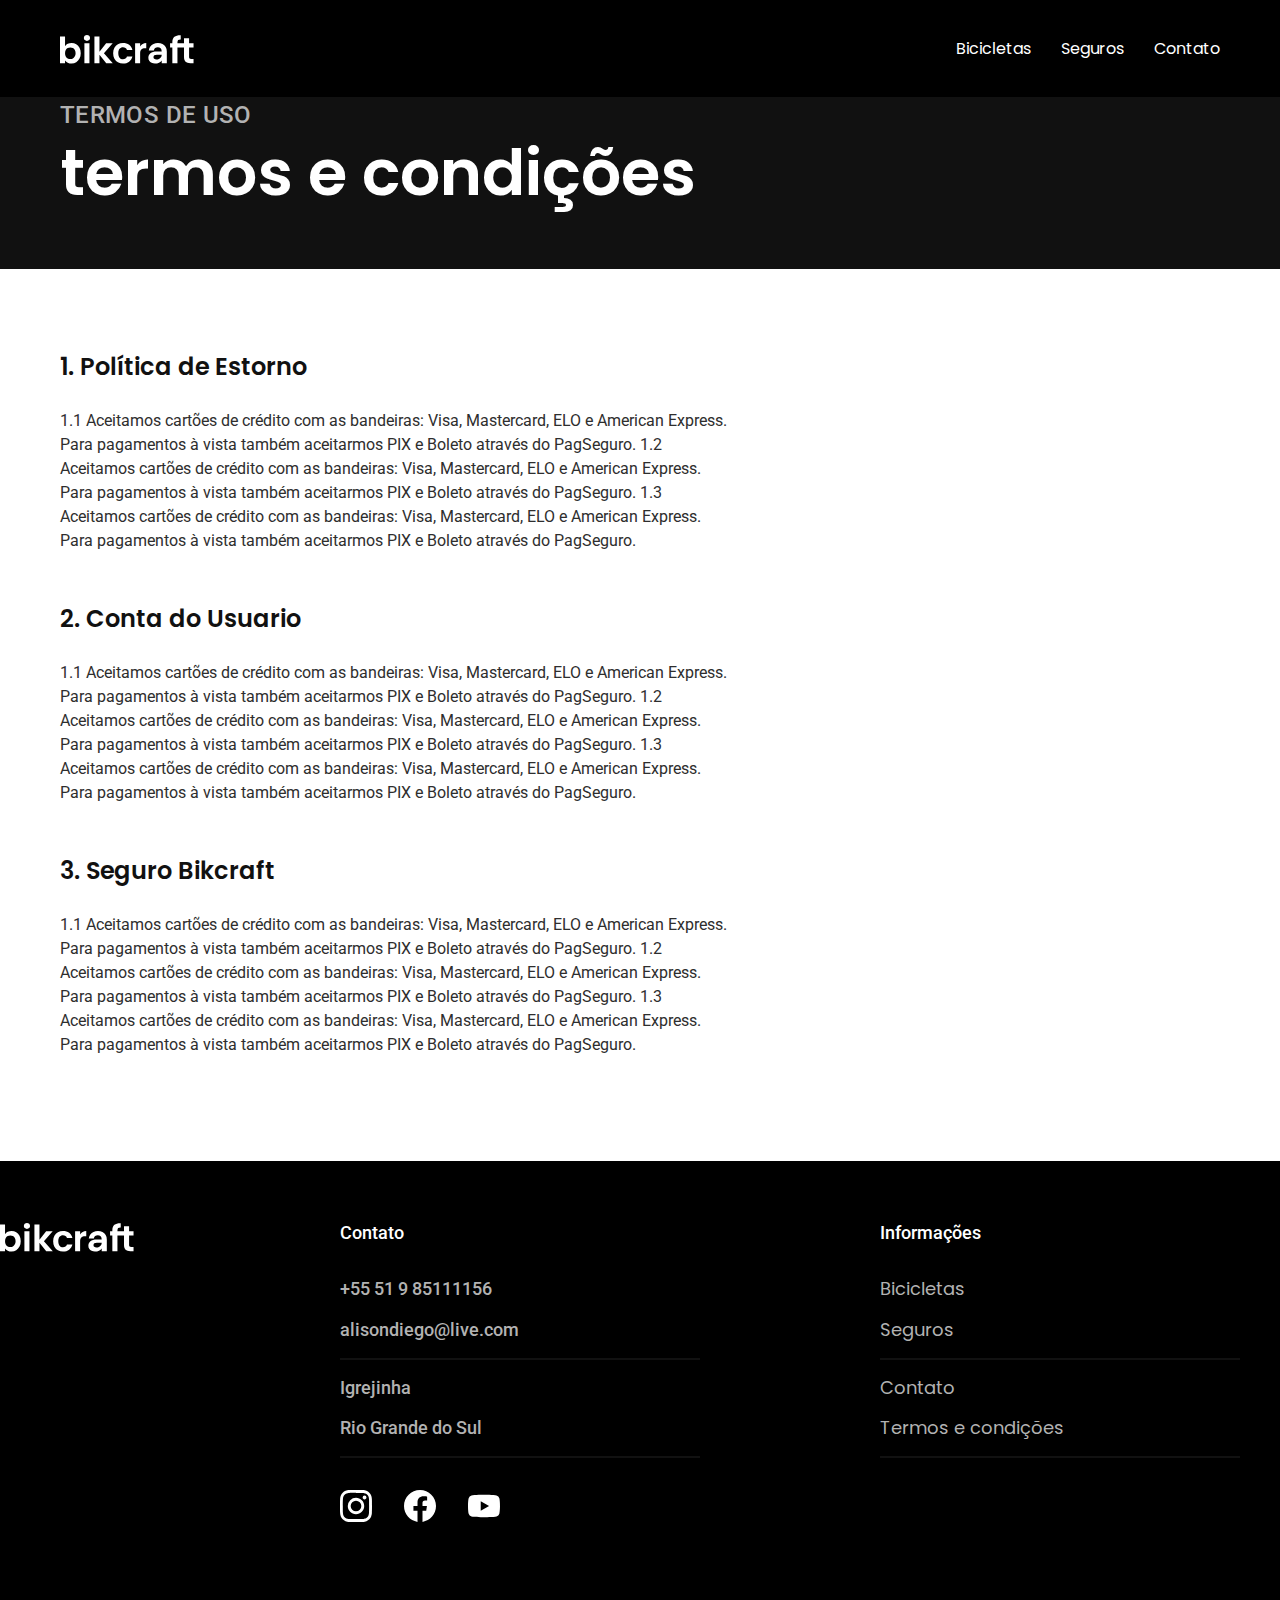
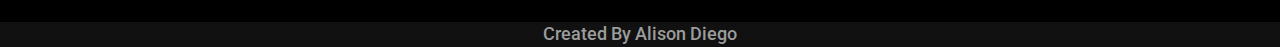
<file: termos.html>
<!DOCTYPE html>
<html lang="pt-br">

<head>
    <meta charset="UTF-8">
    <meta http-equiv="X-UA-Compatible" content="IE=edge">
    <meta name="viewport" content="width=device-width, initial-scale=1.0">
    <meta name="description"
        content="Bicicletas elétricas de alta precisão e qualidade, feitas sob medida para o cliente. Explore o mundo na sua veliocidade com a Bikcraft">
    <link rel="stylesheet" href="style.css">
    <title>Termos e Condições | Bikcraft</title>
</head>

<body id="termos">
    <header class="header-bg">
        <div class="header conteiner">
            <a href="./"> <img src="./img/bikcraft.svg" alt="Bikcraft"></a>

            <nav class="header-menu-pai">
                <ul class="header-menu cor-0">
                    <li><a href="./bicicletas.html ">Bicicletas</a></li>
                    <li><a href="./seguros.html">Seguros</a></li>
                    <li><a href="./contato.html">Contato</a></li>
                </ul>
            </nav>
        </div>
    </header>

    <main>
        <div class="titulo-bg">
            <div class="titulo conteiner">
                <p class="font-2-l-b cor-5">Termos de Uso</p>
                <h1 class="font-1-xxl cor-0">termos e condições</h1>
            </div>
        </div>
        <div class="termos font-2-s cor-10 conteiner">
            <h2 class="font-1-l cor-11"> 1. Política de Estorno</h2>
            <p>1.1 Aceitamos cartões de crédito com as bandeiras: Visa, Mastercard, ELO e American Express. Para
                pagamentos à vista também aceitarmos PIX e Boleto através do PagSeguro.

                1.2 Aceitamos cartões de crédito com as bandeiras: Visa, Mastercard, ELO e American Express. Para
                pagamentos à vista também aceitarmos PIX e Boleto através do PagSeguro.

                1.3 Aceitamos cartões de crédito com as bandeiras: Visa, Mastercard, ELO e American Express. Para
                pagamentos à vista também aceitarmos PIX e Boleto através do PagSeguro.</p>
            <h2 class="font-1-l cor-11"> 2. Conta do Usuario</h2>
            <p>1.1 Aceitamos cartões de crédito com as bandeiras: Visa, Mastercard, ELO e American Express. Para
                pagamentos à vista também aceitarmos PIX e Boleto através do PagSeguro.

                1.2 Aceitamos cartões de crédito com as bandeiras: Visa, Mastercard, ELO e American Express. Para
                pagamentos à vista também aceitarmos PIX e Boleto através do PagSeguro.

                1.3 Aceitamos cartões de crédito com as bandeiras: Visa, Mastercard, ELO e American Express. Para
                pagamentos à vista também aceitarmos PIX e Boleto através do PagSeguro.</p>
            <h2 class="font-1-l cor-11"> 3. Seguro Bikcraft</h2>
            <p>1.1 Aceitamos cartões de crédito com as bandeiras: Visa, Mastercard, ELO e American Express. Para
                pagamentos à vista também aceitarmos PIX e Boleto através do PagSeguro.

                1.2 Aceitamos cartões de crédito com as bandeiras: Visa, Mastercard, ELO e American Express. Para
                pagamentos à vista também aceitarmos PIX e Boleto através do PagSeguro.

                1.3 Aceitamos cartões de crédito com as bandeiras: Visa, Mastercard, ELO e American Express. Para
                pagamentos à vista também aceitarmos PIX e Boleto através do PagSeguro.</p>

        </div>

    </main>

    <!-- FOOTER -->
    <footer class="footer-bg">
        <div class="footer">
            <img src="./img/bikcraft.svg" alt="">
            <div class="footer-contato">
                <h3 class="font-2-m cor-0">Contato</h3>
                <ul class="font-2-m cor-5">
                    <li><a href="tel:+555199511133">+55 51 9 85111156</a></li>
                    <li><a href="mailto:alisondiego@live.com">alisondiego@live.com</a></li>
                    <li>Igrejinha</li>
                    <li>Rio Grande do Sul</li>
                </ul>
                <div class="footer-redes">

                    <a href="./"><img src="./img/redes/instagram.svg" alt=""></a>
                    <a href="./"><img src="./img/redes/facebook.svg" alt=""></a>
                    <a href=""><img src="./img/redes/youtube.svg" alt=""></a>

                </div>


            </div>

            <div class="footer-informacoes">
                <h3 class="font-2-m cor-0">Informações</h3>
                <nav>
                    <ul class="font-1-m cor-5">
                        <li><a href="./bicicletas.html ">Bicicletas</a></li>
                        <li><a href="./seguros.html">Seguros</a></li>
                        <li><a href="./contato.html">Contato</a></li>
                        <li><a href="./termos.html">Termos e condições</a></li>
                    </ul>
                </nav>
            </div>
        </div>
        <div class="hidden">
            <img src="./img/bikcraft.svg" alt="">
        </div>
        <div class="copy-bg">

            <p class="font-2-m cor-6 footer-copy"> Created By Alison Diego</p>
        </div>
    </footer>
    <script src="../script.js"></script>
</body>

</html>
</file>
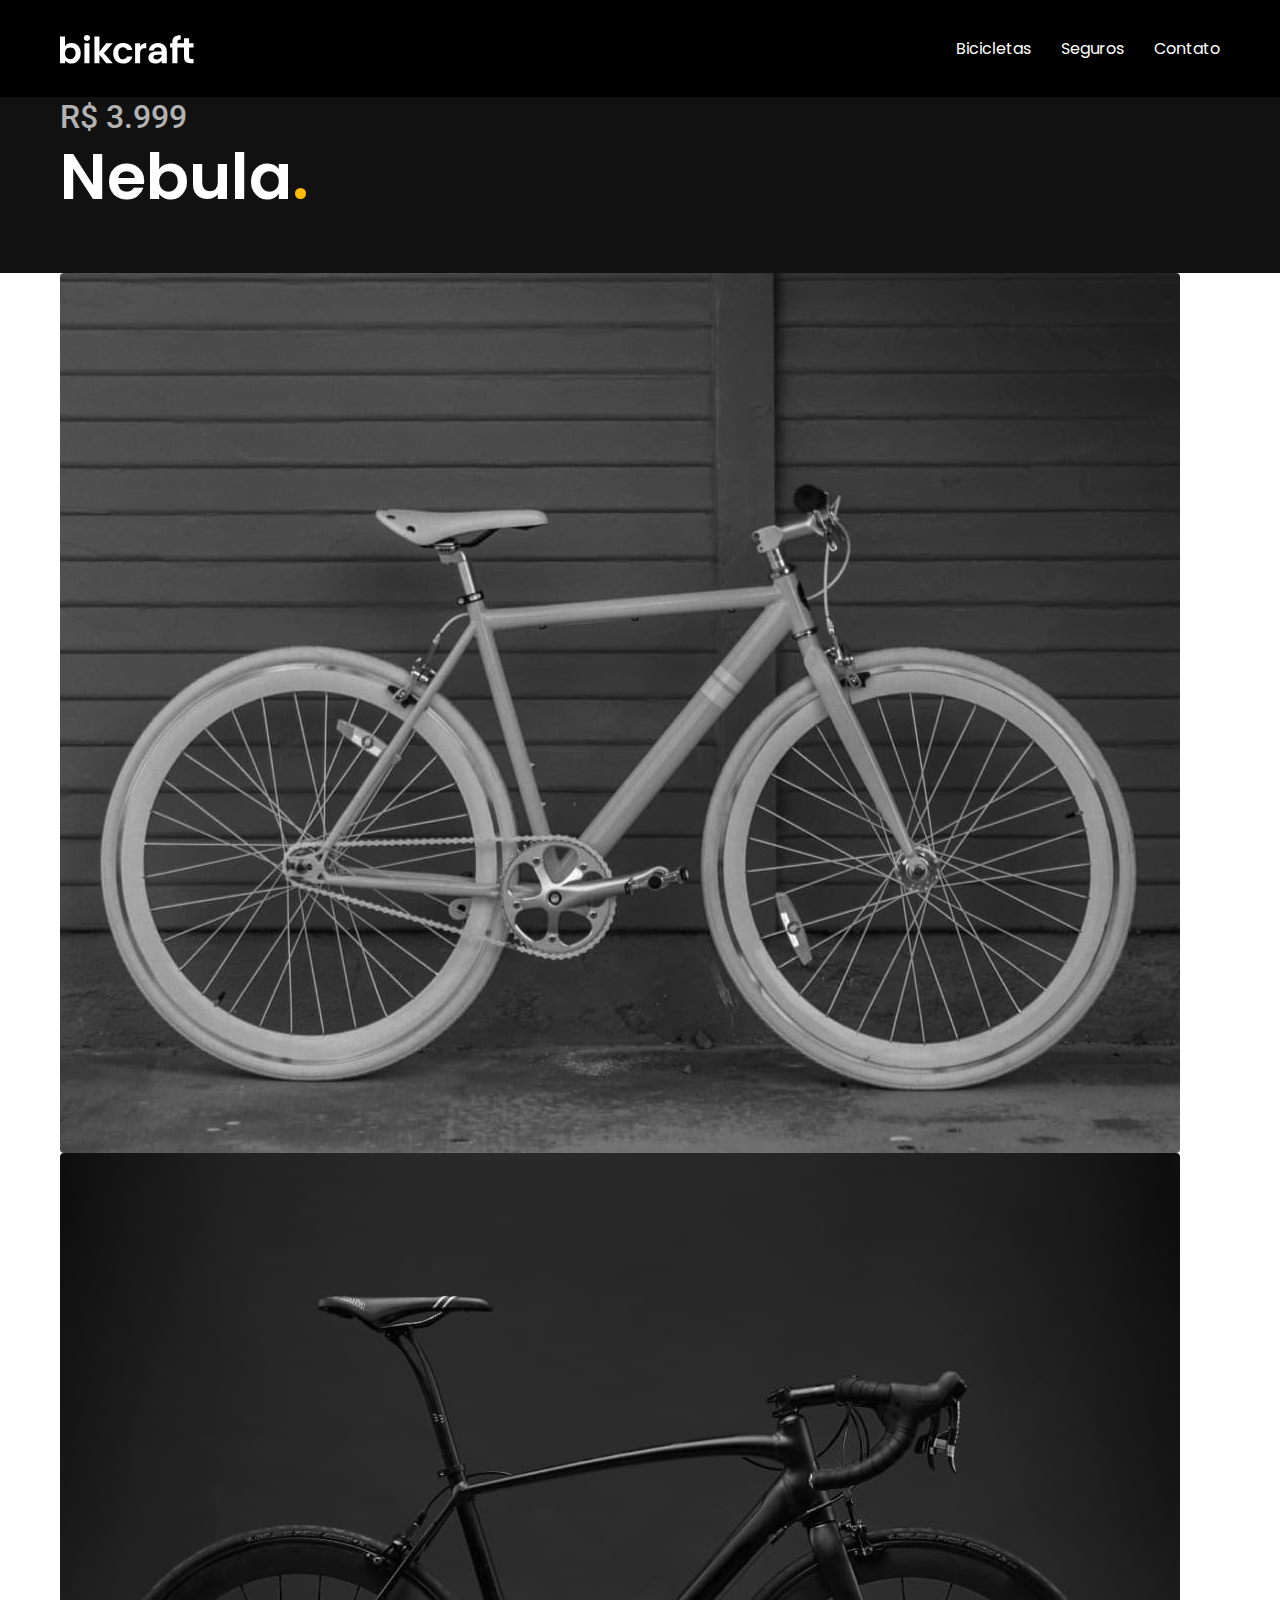
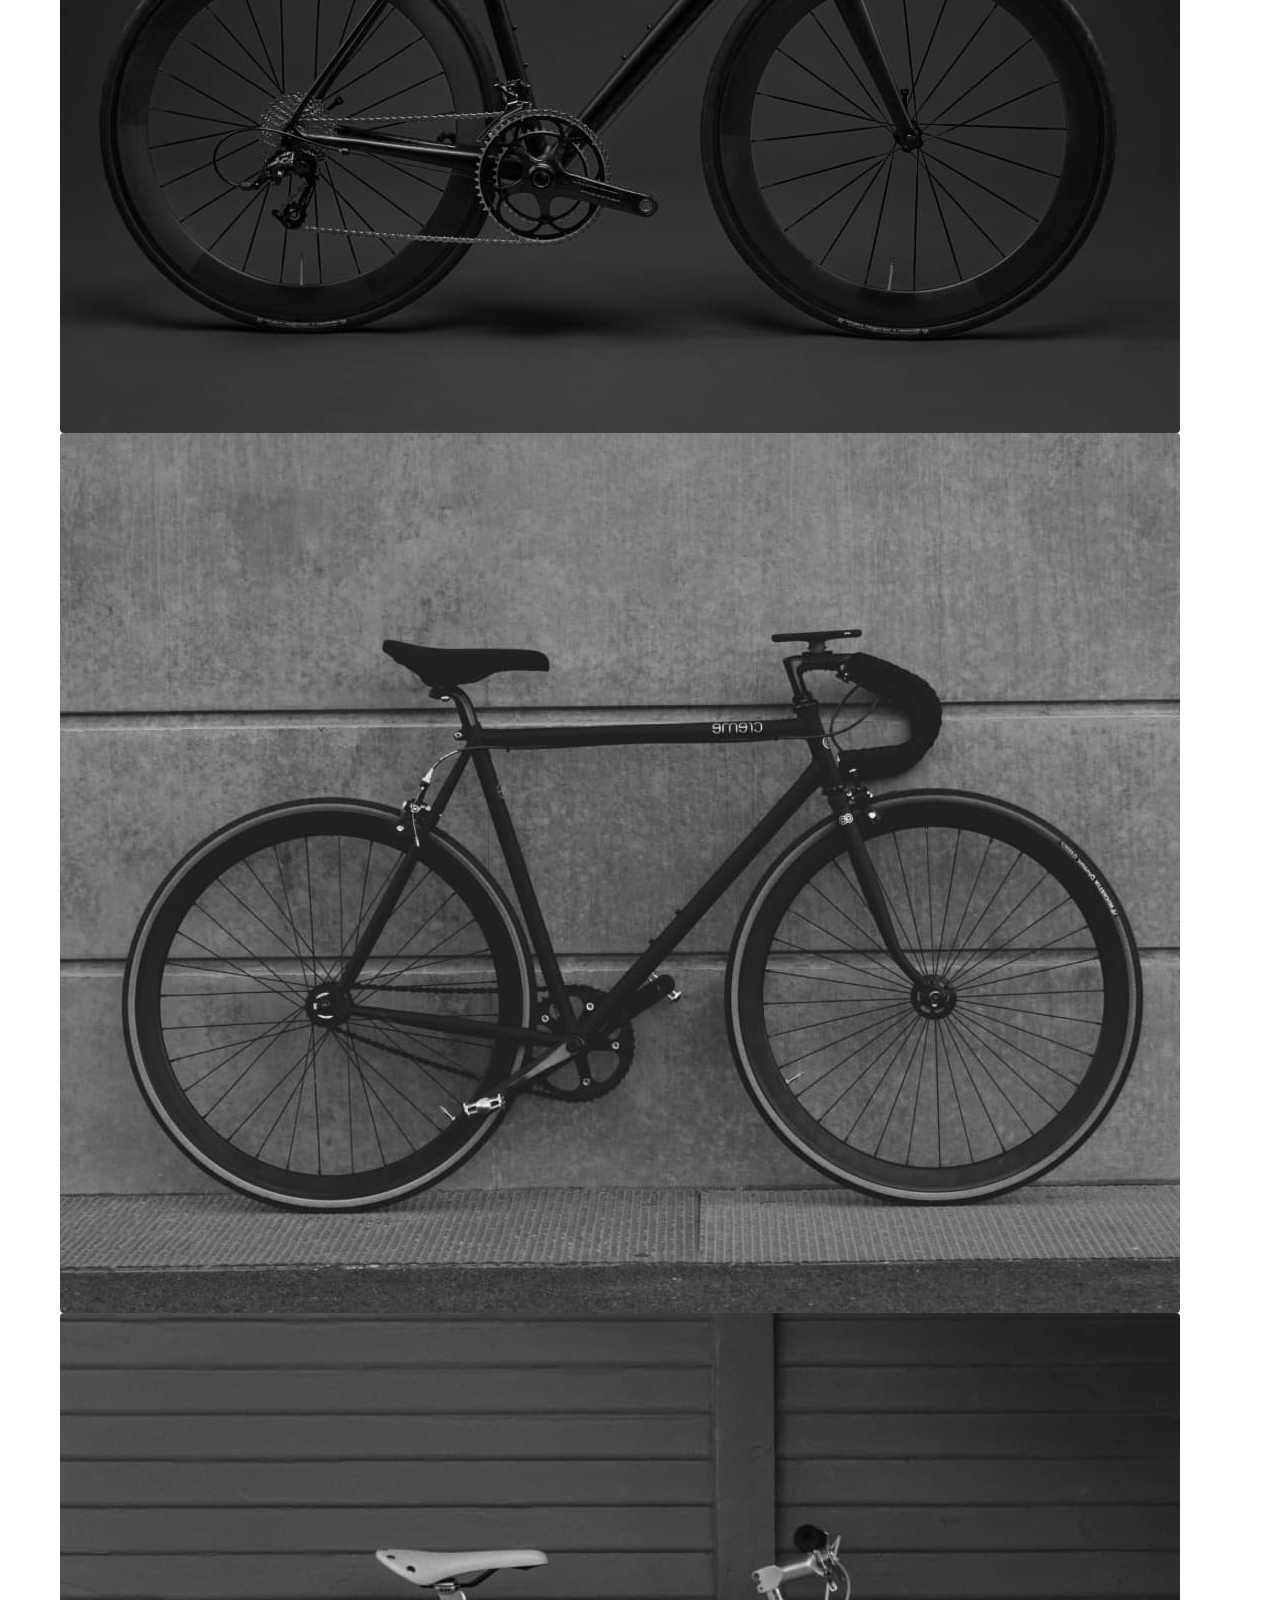
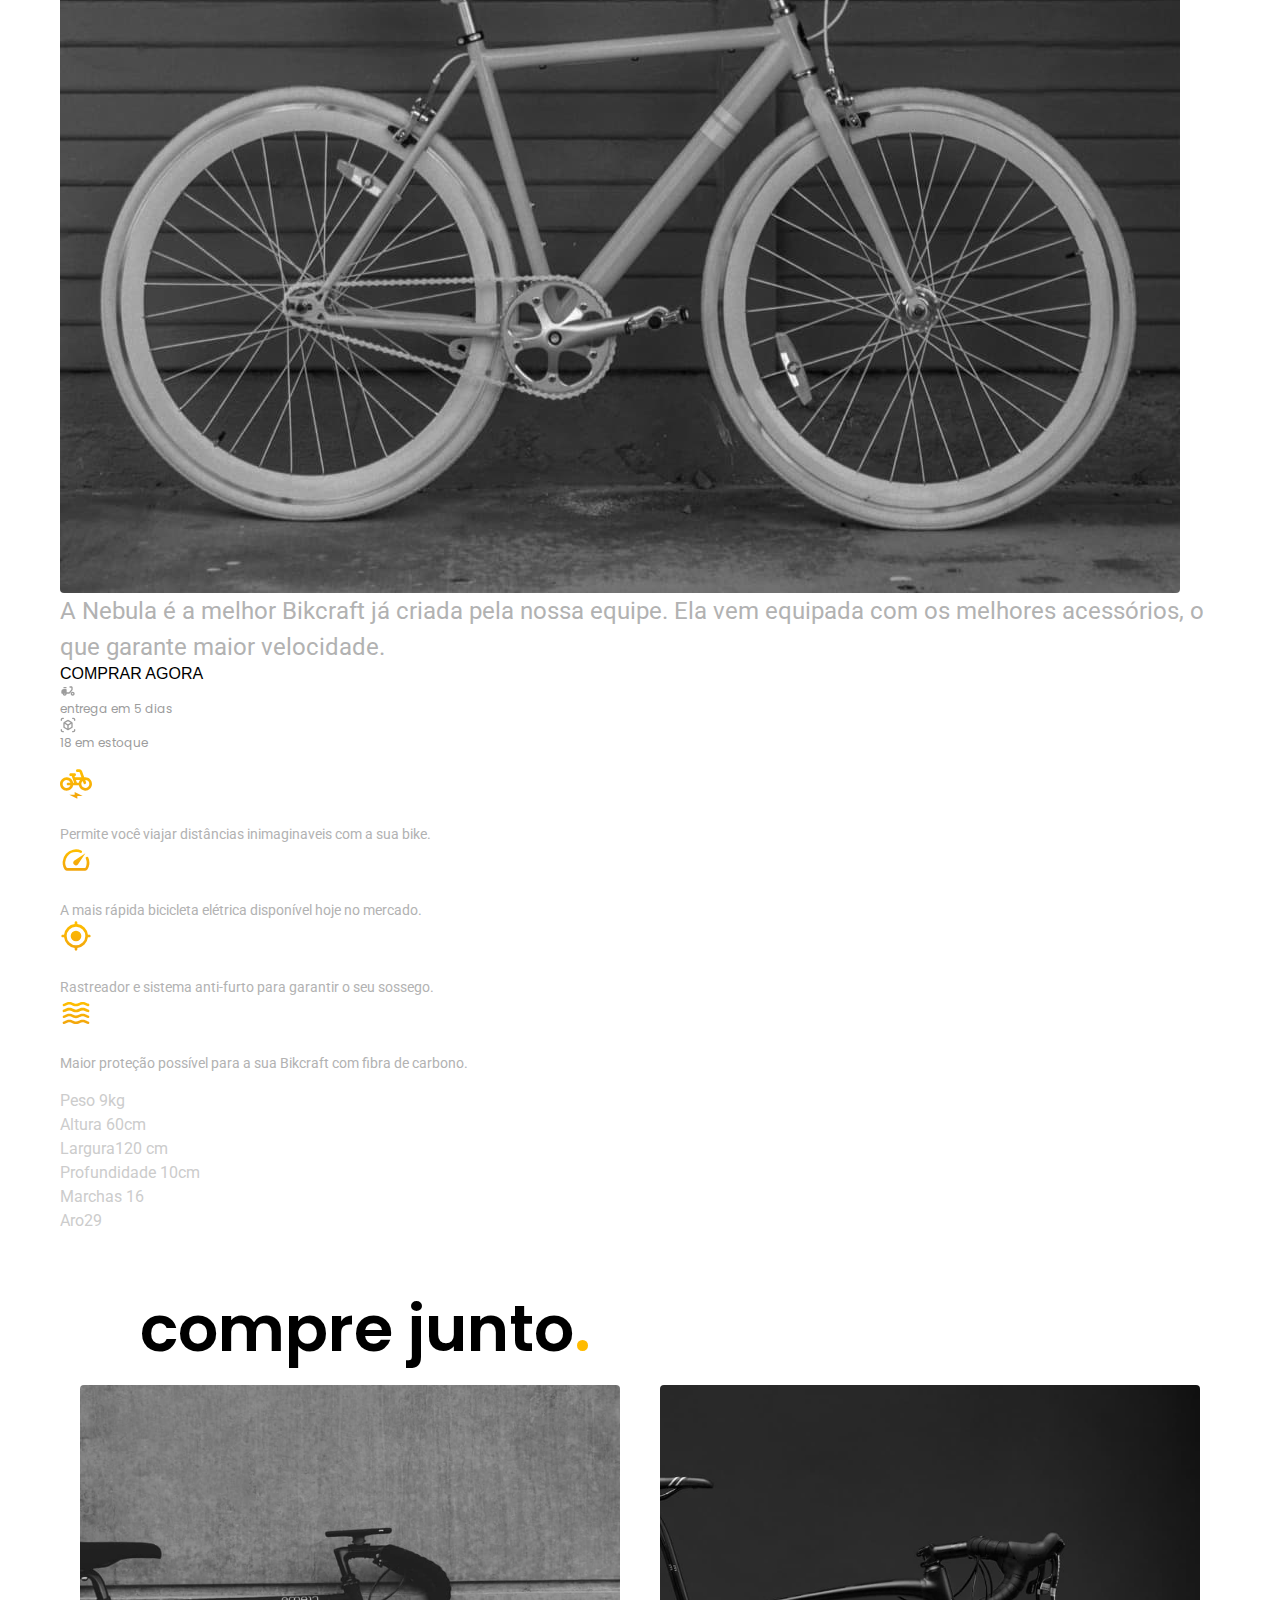
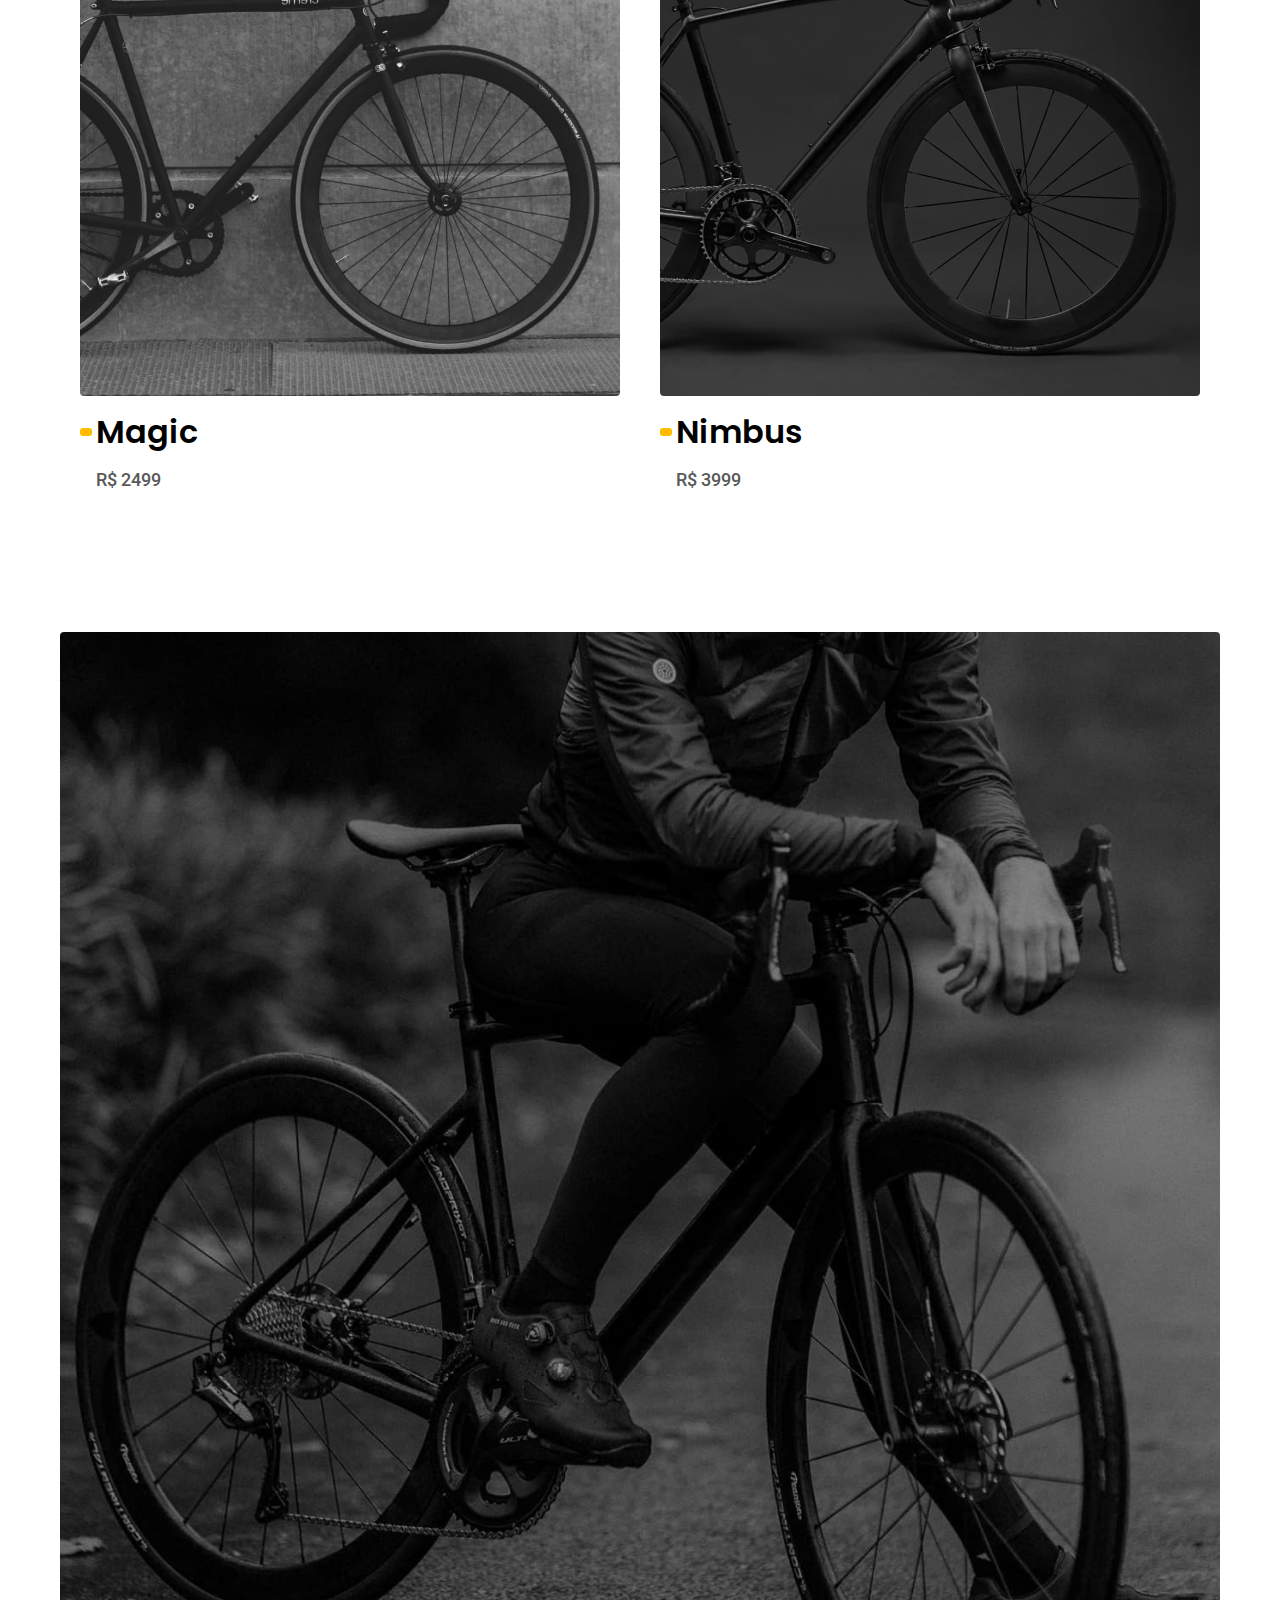
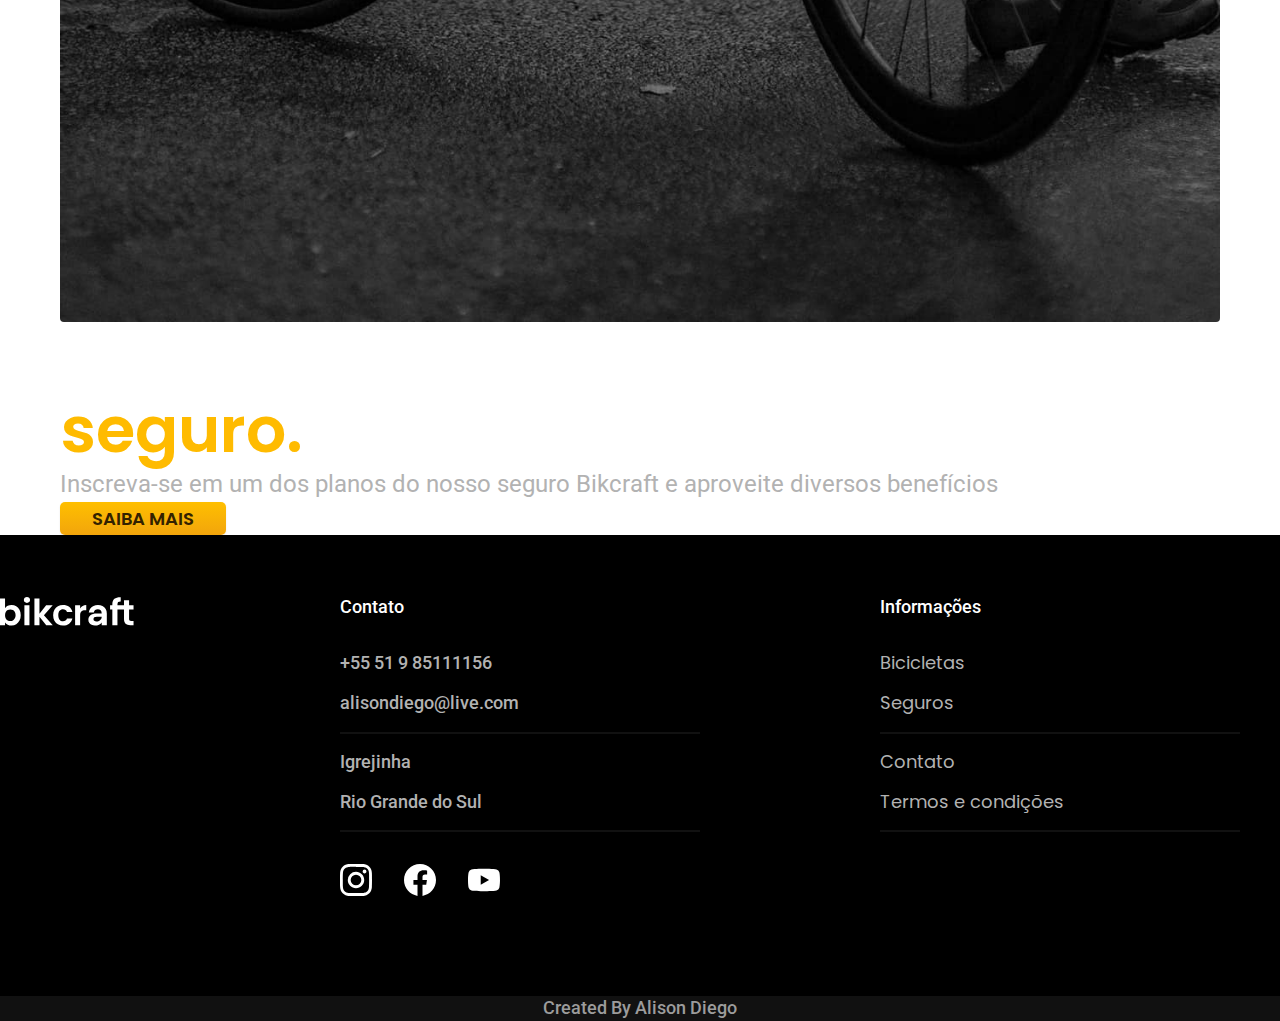
<file: bicicletas/nebula.html>
<!DOCTYPE html>
<html lang="pt-br">

<head>
    <meta charset="UTF-8">
    <meta http-equiv="X-UA-Compatible" content="IE=edge">
    <meta name="viewport" content="width=device-width, initial-scale=1.0">
    <meta name="description"
        content="Bicicletas elétricas de alta precisão e qualidade, feitas sob medida para o cliente. Explore o mundo na sua veliocidade com a Bikcraft">
    <link rel="stylesheet" href="../style.css">
    <title>Nimbus | Bikcraft</title>
</head>

<body id="bicicletas">
    <header class="header-bg">
        <div class="header conteiner">
            <a href="../index.html"> <img src="../img/bikcraft.svg" alt="Bikcraft"></a>

            <nav class="header-menu-pai">
                <ul class="header-menu cor-0">
                    <li><a href="../bicicletas.html ">Bicicletas</a></li>
                    <li><a href="../seguros.html">Seguros</a></li>
                    <li><a href="../contato.html">Contato</a></li>
                </ul>
            </nav>
        </div>
    </header>

    <main>
        <div class="titulo-bg">
            <div class="titulo conteiner">
                <p class="font-2-xl cor-5">R$ 3.999</p>
                <h1 class="font-1-xxl cor-0">Nebula<span class="cor-p1">.</span></h1>
            </div>
        </div>
        <div class="nimbus-bg">
            <div class="bicicletas conteiner">
                <div class="bicicletas-imagens">
                    <img id="principal" class="img-3" src="../img/bicicleta/nimbus3.jpg" alt="">
                    <img src="../img/bicicleta/nimbus1.jpg" alt="">
                    <img class="img-2" src="../img/bicicleta/nimbus2.jpg" alt="">
                    <img class="img-2" src="../img/bicicleta/nimbus3.jpg" alt="">
                </div>
                <div>
                    <div class="content">
                        <div class="bicicletas-conteudo">
                            <p class="font-2-l cor-5">A Nebula é a melhor Bikcraft já criada pela nossa equipe.
                                Ela
                                vem
                                equipada com os melhores
                                acessórios, o que garante maior velocidade.</p>
                            <div class="bicicletas-comprar">

                                <a class="botao-2" href="./orcamento.html">COMPRAR AGORA</a>
                                <span class="font-1-xs cor-6"> <img src="../img/icones/entrega.svg"> entrega em 5
                                    dias</span>
                                <span class="font-1-xs cor-6"><img src="../img/icones/estoque.svg">18 em
                                    estoque</span>
                            </div>
                        </div>
                        <h3 class="font-1-xs cor-0">INFORMAÇÕES</h3>
                        <ul class="bicicletas-informacoes">
                            <li>
                                <img src="../img/icones/eletrica.svg" alt="">
                                <h4 class="font-1-m cor-0">Motor Elétrico</h4>
                                <p class="font-2-xs cor-5">Permite você viajar distâncias inimaginaveis com a sua bike.
                                </p>
                            </li>
                            <li>
                                <img src="../img/icones/velocidade.svg" alt="">
                                <h4 class="font-1-m cor-0">50km</h4>
                                <p class="font-2-xs cor-5">A mais rápida bicicleta elétrica disponível hoje no mercado.
                                </p>
                            </li>
                            <li>
                                <img src="../img/icones/rastreador.svg" alt="">
                                <h4 class="font-1-m cor-0">Rastreador</h4>
                                <p class="font-2-xs cor-5">Rastreador e sistema anti-furto para garantir o seu sossego.
                                </p>
                            </li>
                            <li>
                                <img src="../img/icones/carbono.svg" alt="">
                                <h4 class="font-1-m cor-0">Fibra de carbono</h4>
                                <p class="font-2-xs cor-5">Maior proteção possível para a sua Bikcraft com fibra de
                                    carbono.</p>
                            </li>
                        </ul>
                        <h3 class="font-1-xs cor-0">FICHA TÉCNICA</h3>
                        <div class="bicicletas-ficha">

                            <div>
                                <ul class="font-2-s cor-4">
                                    <li>Peso <span>9kg</span></li>
                                    <li>Altura <span>60cm</span></li>
                                    <li>Largura<span>120 cm</span></li>
                                    <li>Profundidade <span>10cm</span></li>
                                    <li>Marchas <span>16</span></li>
                                    <li>Aro<span>29</span></li>
                                </ul>
                            </div>
                        </div>
                    </div>
                </div>
            </div>
        </div>

        <article class="bicicletas-lista conteiner">
            <h2 class="font-1-xxl">compre junto<span class="cor-p1">.</span></h2>

            <ul>
                <li>
                    <a href="../bicicletas/magic.html">
                        <img src="../img/bicicletas/magic-home.jpg" alt="Bicicleta Preta">

                        <h3 class="font-1-xl ">Magic</h3>
                        <span class="font-2-m cor-8">R$ 2499</span>
                    </a>
                </li>

                <li>
                    <a href="../bicicletas/nebula.html">
                        <img src="../img/bicicletas/nimbus-home.jpg" alt="Bicicleta Preta">
                        <h3 class="font-1-xl ">Nimbus</h3>
                        <span class="font-2-m cor-8">R$ 3999</span>
                    </a>
                </li>
            </ul>
        </article>
    </main>

    <article class="seguro-bg">
        <div class="seguro conteiner">
            <div class="seguro-imagem">
                <img src="../img/fotos/seguros.jpg" alt="">
            </div>
            <div class="seguro-conteudo">
                <h2 class="font-1-xxl cor-0"> Pedale mais tranquilo com nosso <span class="cor-p1">seguro.</span></h2>
                <p class="font-2-l cor-5">Inscreva-se em um dos planos do nosso seguro Bikcraft e aproveite diversos
                    benefícios</p>
                <a class="botao" href="../seguros.html">SAIBA MAIS</a>
            </div>
        </div>

    </article>

    <!-- FOOTER -->
    <footer class="footer-bg">
        <div class="footer">
            <img src="../img/bikcraft.svg" alt="">
            <div class="footer-contato">
                <h3 class="font-2-m cor-0">Contato</h3>
                <ul class="font-2-m cor-5">
                    <li><a href="tel:+555199511133">+55 51 9 85111156</a></li>
                    <li><a href="mailto:alisondiego@live.com">alisondiego@live.com</a></li>
                    <li>Igrejinha</li>
                    <li>Rio Grande do Sul</li>
                </ul>
                <div class="footer-redes">

                    <a href="./"><img src="../img/redes/instagram.svg" alt=""></a>
                    <a href="./"><img src="../img/redes/facebook.svg" alt=""></a>
                    <a href=""><img src="../img/redes/youtube.svg" alt=""></a>

                </div>


            </div>

            <div class="footer-informacoes">
                <h3 class="font-2-m cor-0">Informações</h3>
                <nav>
                    <ul class="font-1-m cor-5">
                        <li><a href="../bicicletas.html ">Bicicletas</a></li>
                        <li><a href="../seguros.html">Seguros</a></li>
                        <li><a href="../contato.html">Contato</a></li>
                        <li><a href="../termos.html">Termos e condições</a></li>
                    </ul>
                </nav>
            </div>
        </div>
        <div class="hidden">
            <img src="../img/bikcraft.svg" alt="">
        </div>
        <div class="copy-bg">

            <p class="font-2-m cor-6 footer-copy"> Created By Alison Diego</p>
        </div>
    </footer>
    <script src="../script.js"></script>
</body>

</html>
</file>
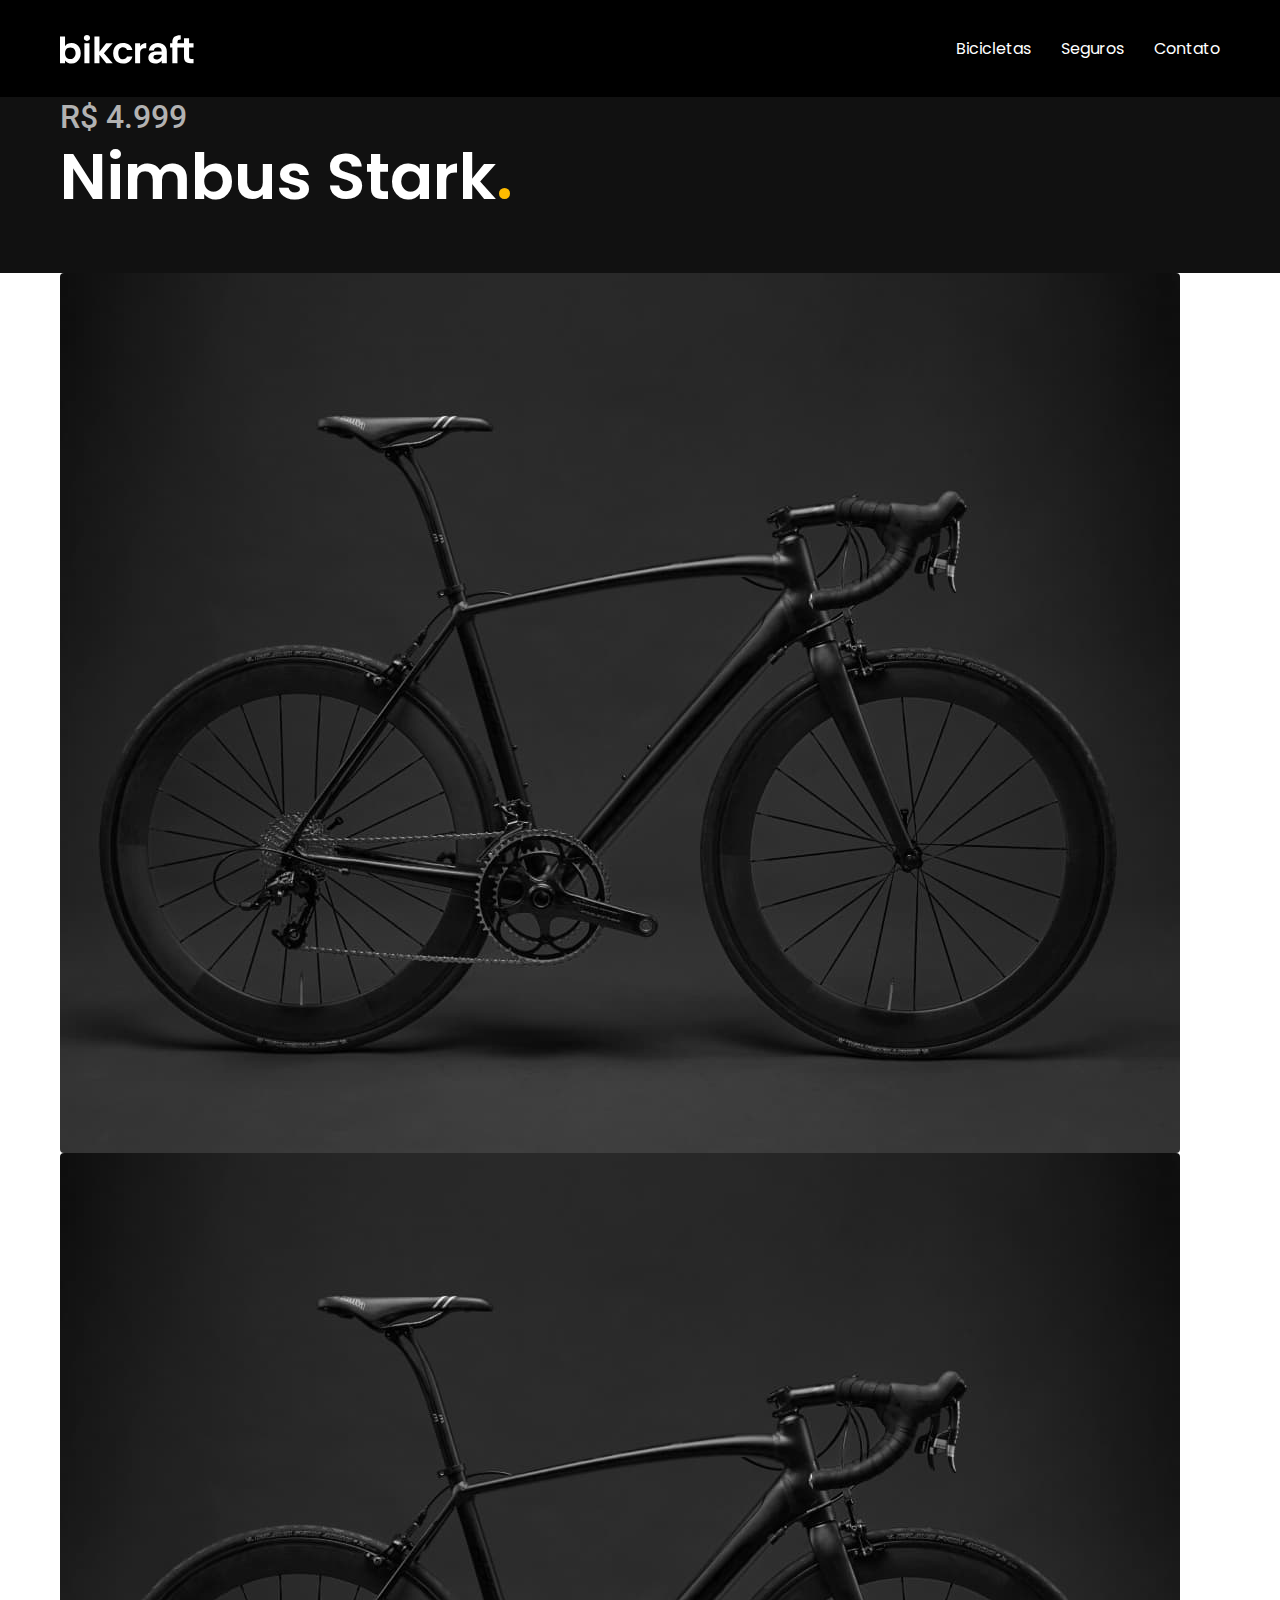
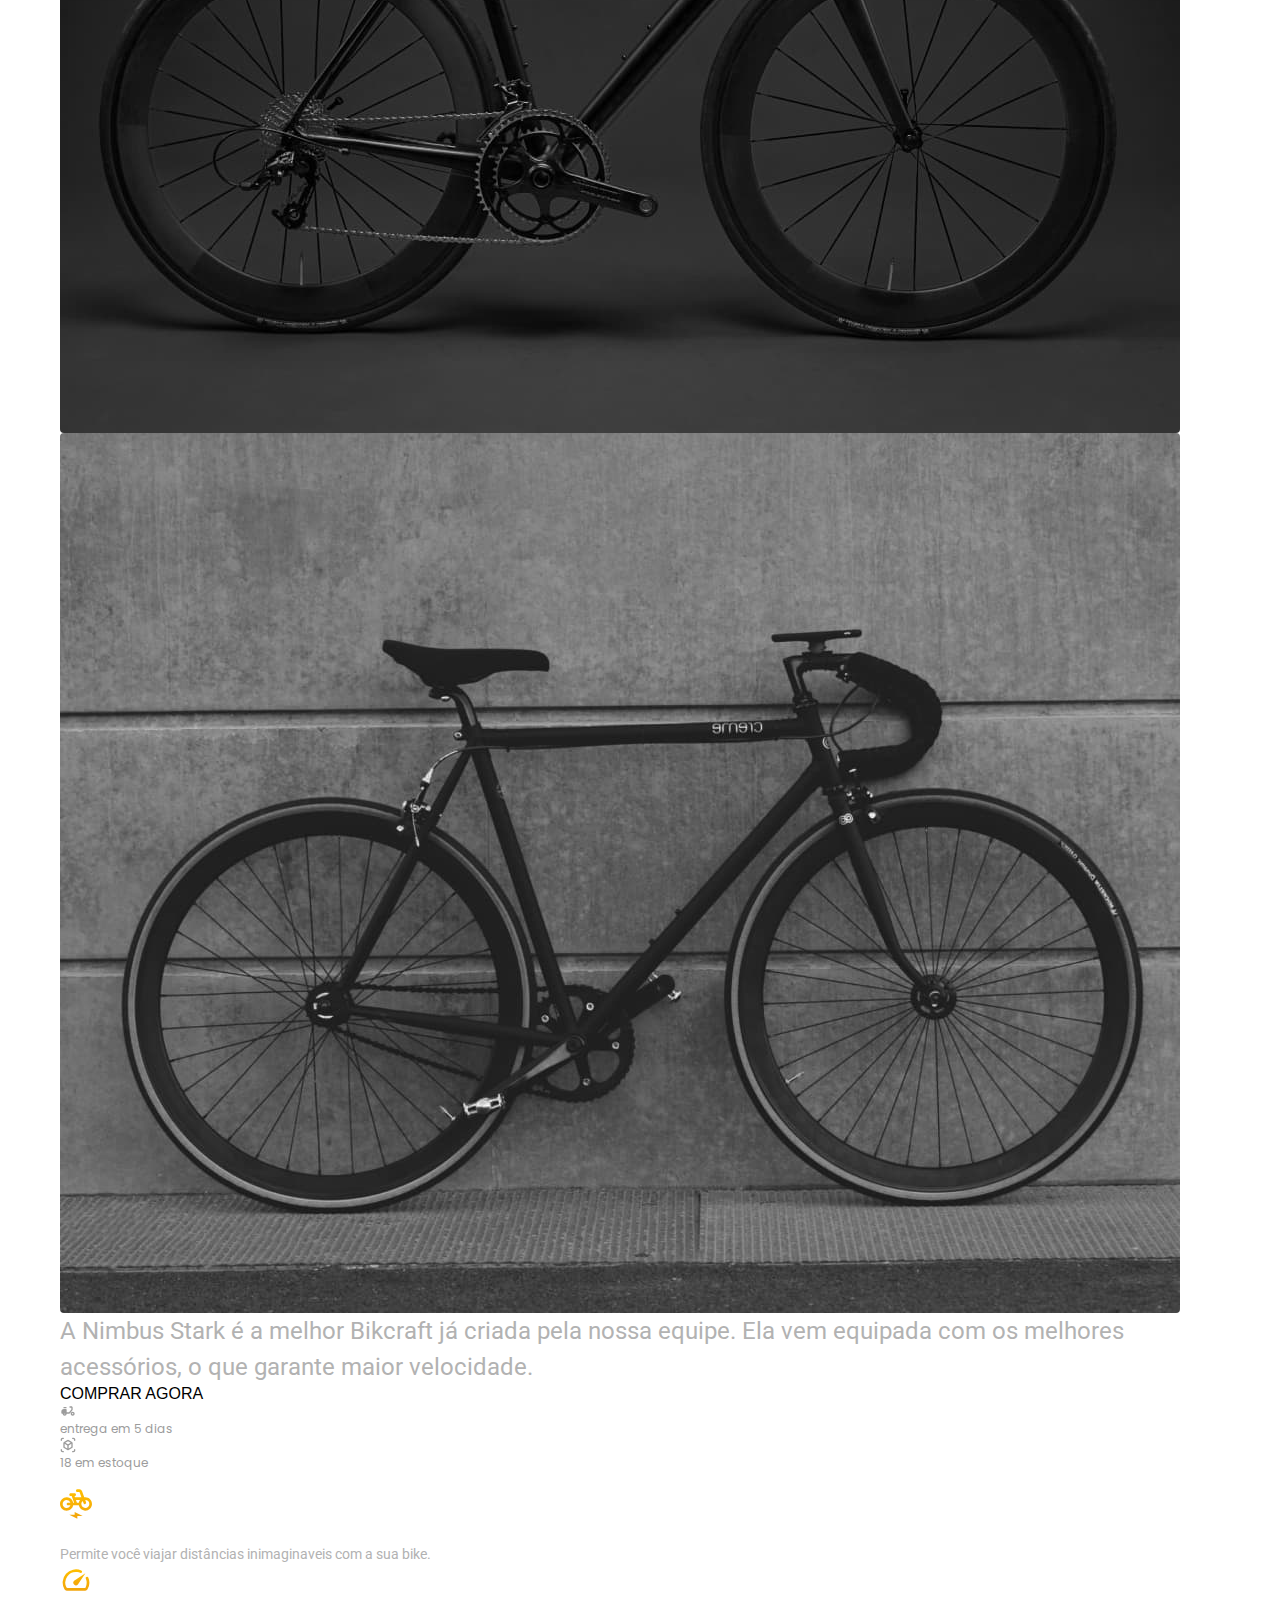
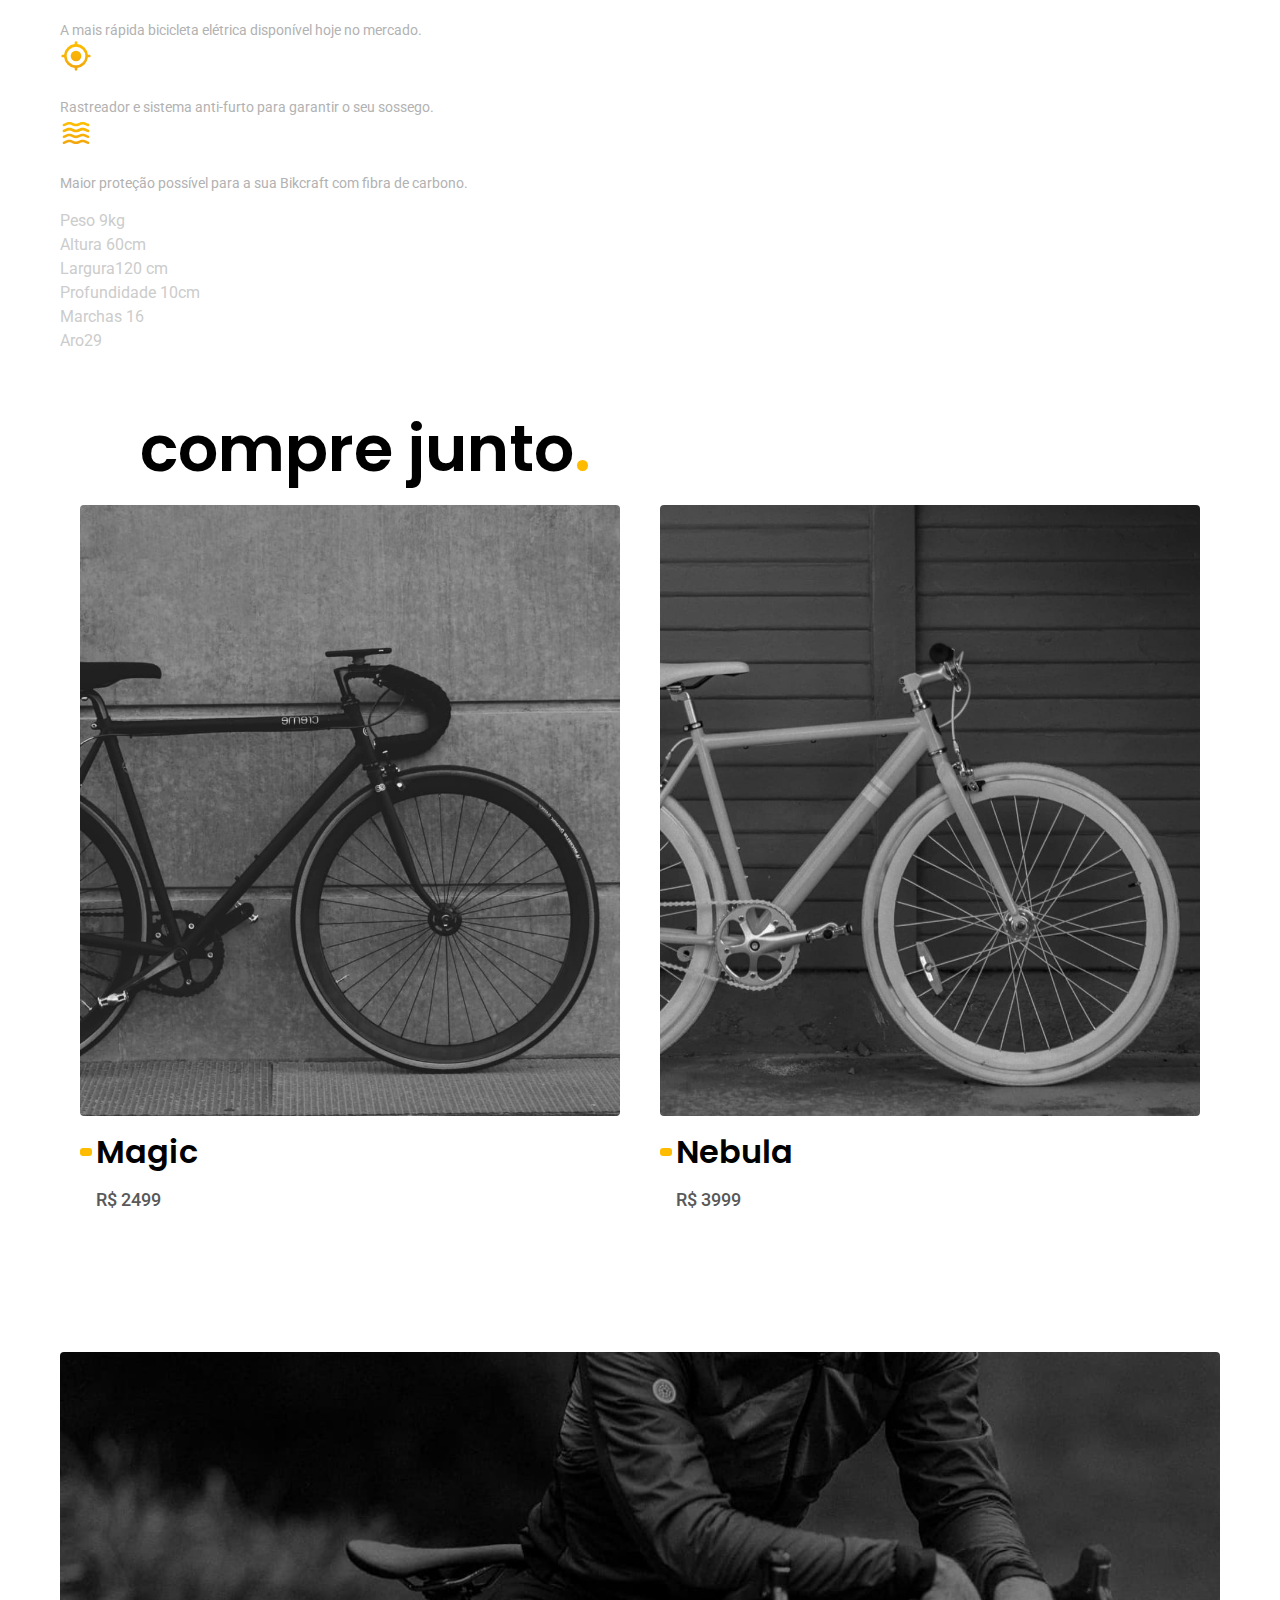
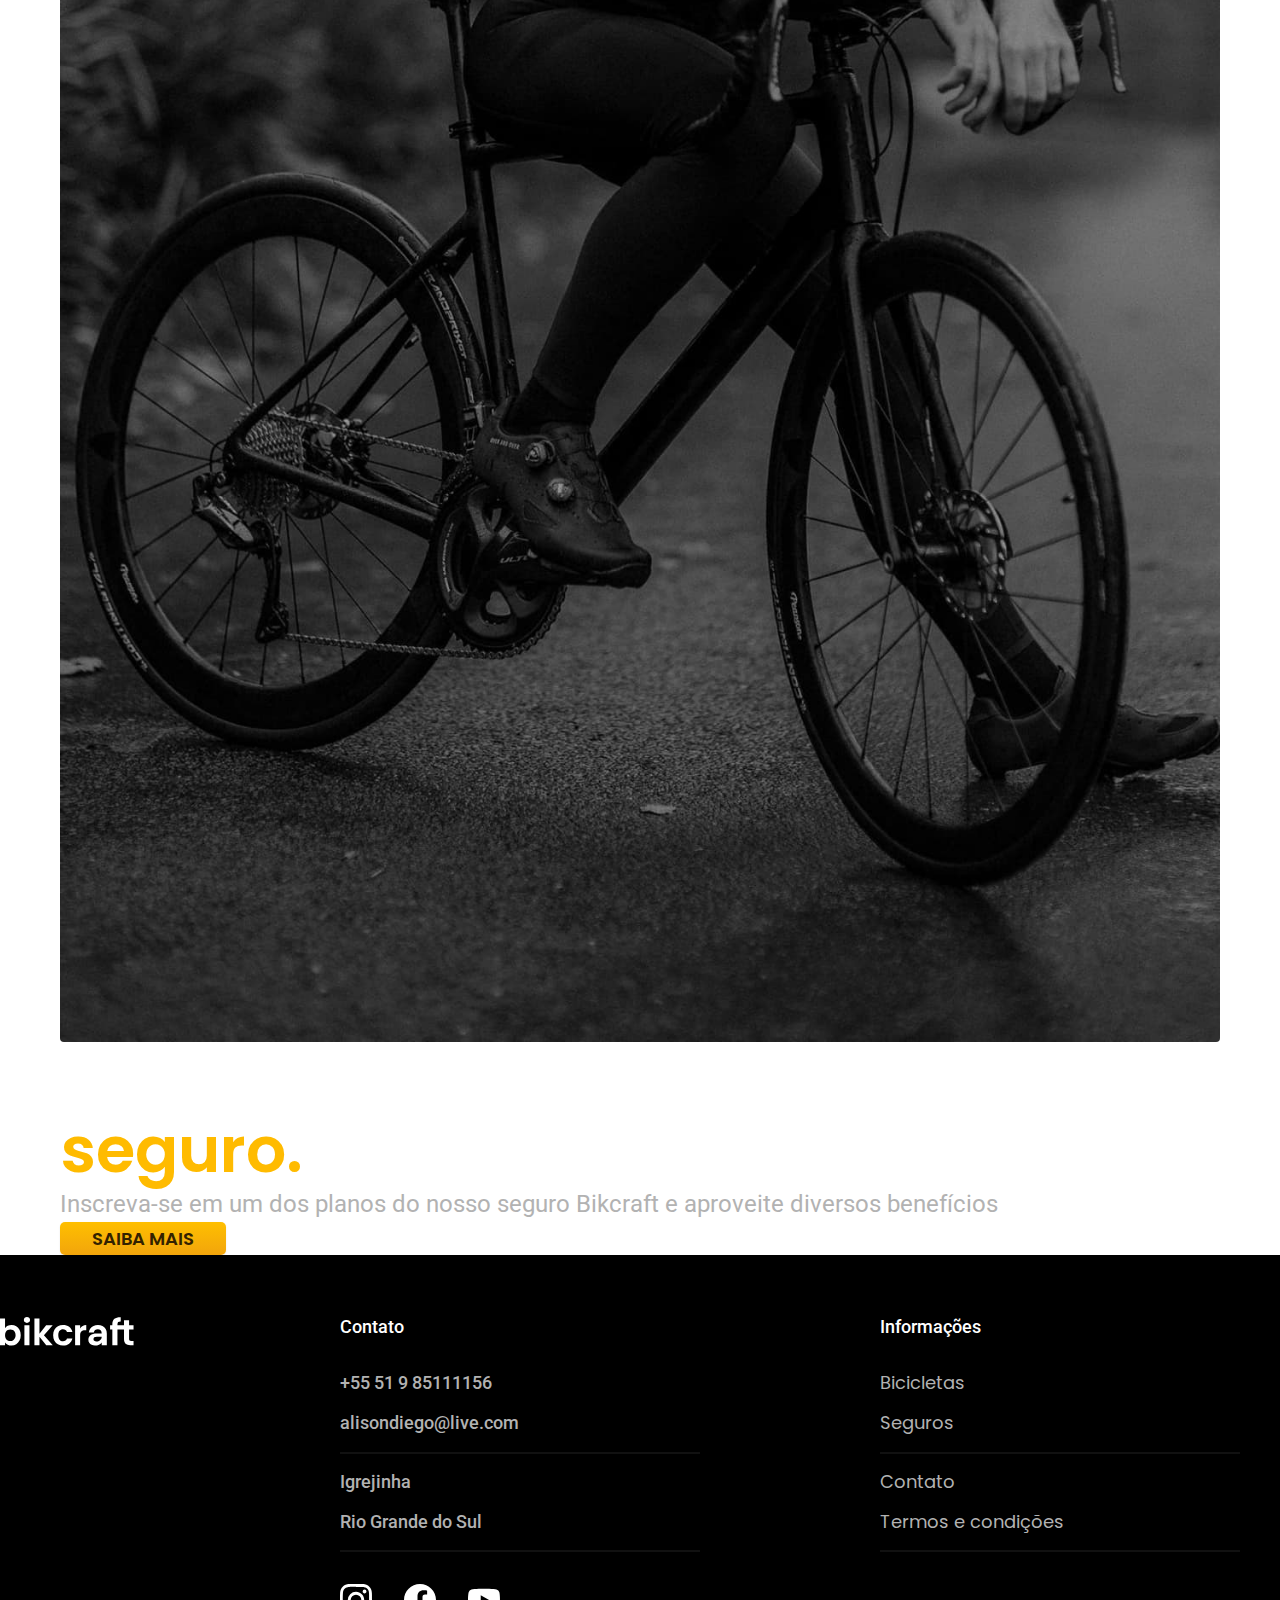
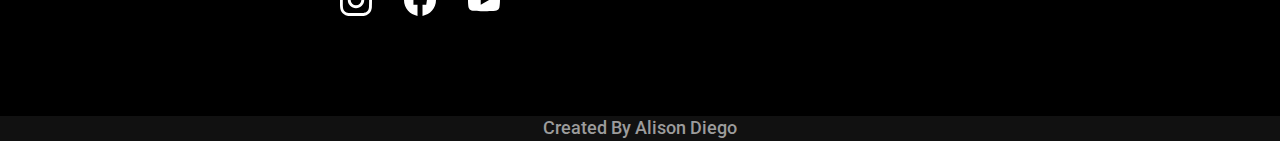
<file: bicicletas/nimbus.html>
<!DOCTYPE html>
<html lang="pt-br">

<head>
    <meta charset="UTF-8">
    <meta http-equiv="X-UA-Compatible" content="IE=edge">
    <meta name="viewport" content="width=device-width, initial-scale=1.0">
    <meta name="description"
        content="Bicicletas elétricas de alta precisão e qualidade, feitas sob medida para o cliente. Explore o mundo na sua veliocidade com a Bikcraft">
    <link rel="stylesheet" href="../style.css">
    <title>Nimbus | Bikcraft</title>
</head>

<body id="bicicletas">
    <header class="header-bg">
        <div class="header conteiner">
            <a href="../index.html"> <img src="../img/bikcraft.svg" alt="Bikcraft"></a>

            <nav class="header-menu-pai">
                <ul class="header-menu cor-0">
                    <li><a href="../bicicletas.html ">Bicicletas</a></li>
                    <li><a href="../seguros.html">Seguros</a></li>
                    <li><a href="../contato.html">Contato</a></li>
                </ul>
            </nav>
        </div>
    </header>

    <main>
        <div class="titulo-bg">
            <div class="titulo conteiner">
                <p class="font-2-xl cor-5">R$ 4.999</p>
                <h1 class="font-1-xxl cor-0">Nimbus Stark<span class="cor-p1">.</span></h1>
            </div>
        </div>
        <div class="nimbus-bg">
            <div class="bicicletas conteiner">
                <div class="bicicletas-imagens">
                    <img id="principal" class="img-1" src="../img/bicicleta/nimbus1.jpg" alt="1">
                    <img class="img-1" src="../img/bicicleta/nimbus1.jpg" alt="">
                    <img class="img-2" src="../img/bicicleta/nimbus2.jpg" alt="2">

                </div>
                <div>
                    <div class="content">
                        <div class="bicicletas-conteudo">
                            <p class="font-2-l cor-5">A Nimbus Stark é a melhor Bikcraft já criada pela nossa equipe.
                                Ela
                                vem
                                equipada com os melhores
                                acessórios, o que garante maior velocidade.</p>
                            <div class="bicicletas-comprar">

                                <a class="botao-2" href="./orcamento.html">COMPRAR AGORA</a>
                                <span class="font-1-xs cor-6"> <img src="../img/icones/entrega.svg"> entrega em 5
                                    dias</span>
                                <span class="font-1-xs cor-6"><img src="../img/icones/estoque.svg">18 em
                                    estoque</span>
                            </div>
                        </div>
                        <h3 class="font-1-xs cor-0">INFORMAÇÕES</h3>
                        <ul class="bicicletas-informacoes">
                            <li>
                                <img src="../img/icones/eletrica.svg" alt="">
                                <h4 class="font-1-m cor-0">Motor Elétrico</h4>
                                <p class="font-2-xs cor-5">Permite você viajar distâncias inimaginaveis com a sua bike.
                                </p>
                            </li>
                            <li>
                                <img src="../img/icones/velocidade.svg" alt="">
                                <h4 class="font-1-m cor-0">50km</h4>
                                <p class="font-2-xs cor-5">A mais rápida bicicleta elétrica disponível hoje no mercado.
                                </p>
                            </li>
                            <li>
                                <img src="../img/icones/rastreador.svg" alt="">
                                <h4 class="font-1-m cor-0">Rastreador</h4>
                                <p class="font-2-xs cor-5">Rastreador e sistema anti-furto para garantir o seu sossego.
                                </p>
                            </li>
                            <li>
                                <img src="../img/icones/carbono.svg" alt="">
                                <h4 class="font-1-m cor-0">Fibra de carbono</h4>
                                <p class="font-2-xs cor-5">Maior proteção possível para a sua Bikcraft com fibra de
                                    carbono.</p>
                            </li>
                        </ul>
                        <h3 class="font-1-xs cor-0">FICHA TÉCNICA</h3>
                        <div class="bicicletas-ficha">

                            <div>
                                <ul class="font-2-s cor-4">
                                    <li>Peso <span>9kg</span></li>
                                    <li>Altura <span>60cm</span></li>
                                    <li>Largura<span>120 cm</span></li>
                                    <li>Profundidade <span>10cm</span></li>
                                    <li>Marchas <span>16</span></li>
                                    <li>Aro<span>29</span></li>
                                </ul>
                            </div>
                        </div>
                    </div>
                </div>
            </div>
        </div>

        <article class="bicicletas-lista conteiner">
            <h2 class="font-1-xxl">compre junto<span class="cor-p1">.</span></h2>

            <ul>
                <li>
                    <a href="../bicicletas/magic.html">
                        <img src="../img/bicicletas/magic-home.jpg" alt="Bicicleta Preta">

                        <h3 class="font-1-xl ">Magic</h3>
                        <span class="font-2-m cor-8">R$ 2499</span>
                    </a>
                </li>

                <li>
                    <a href="../bicicletas/nebula.html">
                        <img src="../img/bicicletas/nebula-home.jpg" alt="Bicicleta Preta">
                        <h3 class="font-1-xl ">Nebula</h3>
                        <span class="font-2-m cor-8">R$ 3999</span>
                    </a>
                </li>
            </ul>
        </article>
    </main>

    <article class="seguro-bg">
        <div class="seguro conteiner">
            <div class="seguro-imagem">
                <img src="../img/fotos/seguros.jpg" alt="">
            </div>
            <div class="seguro-conteudo">
                <h2 class="font-1-xxl cor-0"> Pedale mais tranquilo com nosso <span class="cor-p1">seguro.</span></h2>
                <p class="font-2-l cor-5">Inscreva-se em um dos planos do nosso seguro Bikcraft e aproveite diversos
                    benefícios</p>
                <a class="botao" href="../seguros.html">SAIBA MAIS</a>
            </div>
        </div>

    </article>

    <!-- FOOTER -->
    <footer class="footer-bg">
        <div class="footer">
            <img src="../img/bikcraft.svg" alt="">
            <div class="footer-contato">
                <h3 class="font-2-m cor-0">Contato</h3>
                <ul class="font-2-m cor-5">
                    <li><a href="tel:+555199511133">+55 51 9 85111156</a></li>
                    <li><a href="mailto:alisondiego@live.com">alisondiego@live.com</a></li>
                    <li>Igrejinha</li>
                    <li>Rio Grande do Sul</li>
                </ul>
                <div class="footer-redes">

                    <a href="./"><img src="../img/redes/instagram.svg" alt=""></a>
                    <a href="./"><img src="../img/redes/facebook.svg" alt=""></a>
                    <a href=""><img src="../img/redes/youtube.svg" alt=""></a>

                </div>


            </div>

            <div class="footer-informacoes">
                <h3 class="font-2-m cor-0">Informações</h3>
                <nav>
                    <ul class="font-1-m cor-5">
                        <li><a href="./bicicletas.html ">Bicicletas</a></li>
                        <li><a href="./seguros.html">Seguros</a></li>
                        <li><a href="./contato.html">Contato</a></li>
                        <li><a href="./termos.html">Termos e condições</a></li>
                    </ul>
                </nav>
            </div>
        </div>
        <div class="hidden">
            <img src="../img/bikcraft.svg" alt="">
        </div>
        <div class="copy-bg">

            <p class="font-2-m cor-6 footer-copy"> Created By Alison Diego</p>
        </div>
    </footer>

    <script src="../script.js"></script>

</body>

</html>
</file>
<file: style.css>
@import url('https://fonts.googleapis.com/css2?family=Merriweather:ital,wght@1,900&family=Poppins:wght@400;600&family=Roboto:wght@400;500&display=swap');


@import "./global/global.css";
@import "./utilidades/tipografia.css";
@import "./utilidades/cores.css";
@import "./global/bicicletas-lista.css";
@import "./global/header.css";
@import "./home/introducao.css";
@import "./utilidades/componentes.css";
@import "./home/tecnologia.css";
@import "./home/parceiros.css";
@import "./home/depoimento.css";
@import "./seguros/seguros.css";
@import "./global/footer.css";
@import "./paginas-secundarias/termos.css";
</file>
